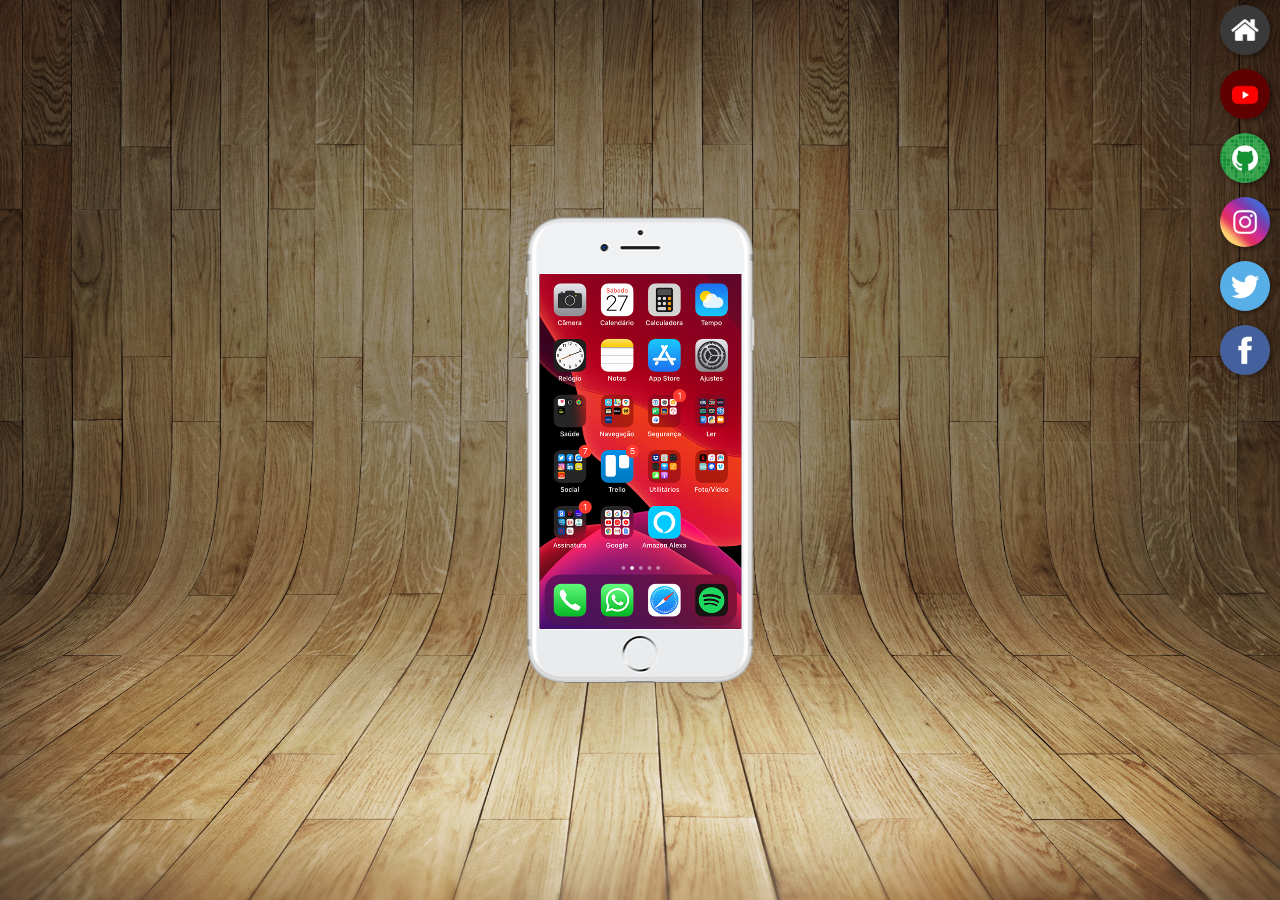
<file: index.html>
<!DOCTYPE html>
<html lang="pt-br">
<head>
    <meta charset="UTF-8">
    <meta name="viewport" content="width=device-width, initial-scale=1.0">
    <link rel="shortcut icon" href="favicon.ico" type="image/x-icon">
    <link rel="stylesheet" href="estilos/style.css">
    <title>Projeto Redes Sociais</title>
</head>
<body>
    <main>
        <section id="telefone">
            <iframe src="pages/home.html" name="tela" id="tela" frameborder="0">
                Seu navegador nãao é compatível com isso.
            </iframe>
        </section>

        <section id="redes-sociais">
            <a href="pages/home.html" target="tela"><img src="imagens/logo-home.jpg" alt="Home"></a><br>
            <a href="pages/youtube.html" target="tela"><img src="imagens/logo-youtube.jpg" alt="Youtube"></a><br>
            <a href="pages/github.html" target="tela"><img src="imagens/logo-github.jpg" alt="GitHub"></a><br>
            <a href="pages/instagram.html" target="tela"><img src="imagens/logo-instagram.jpg" alt="Instagram"></a><br>
            <a href="pages/twitter.html" target="tela"><img src="imagens/logo-twitter.jpg" alt="Twitter"></a><br>
            <a href="pages/facebook.html" target="tela"><img src="imagens/logo-facebook.jpg" alt="Facebook"></a><br>
        </section>
    </main>
</body>
</html>
</file>
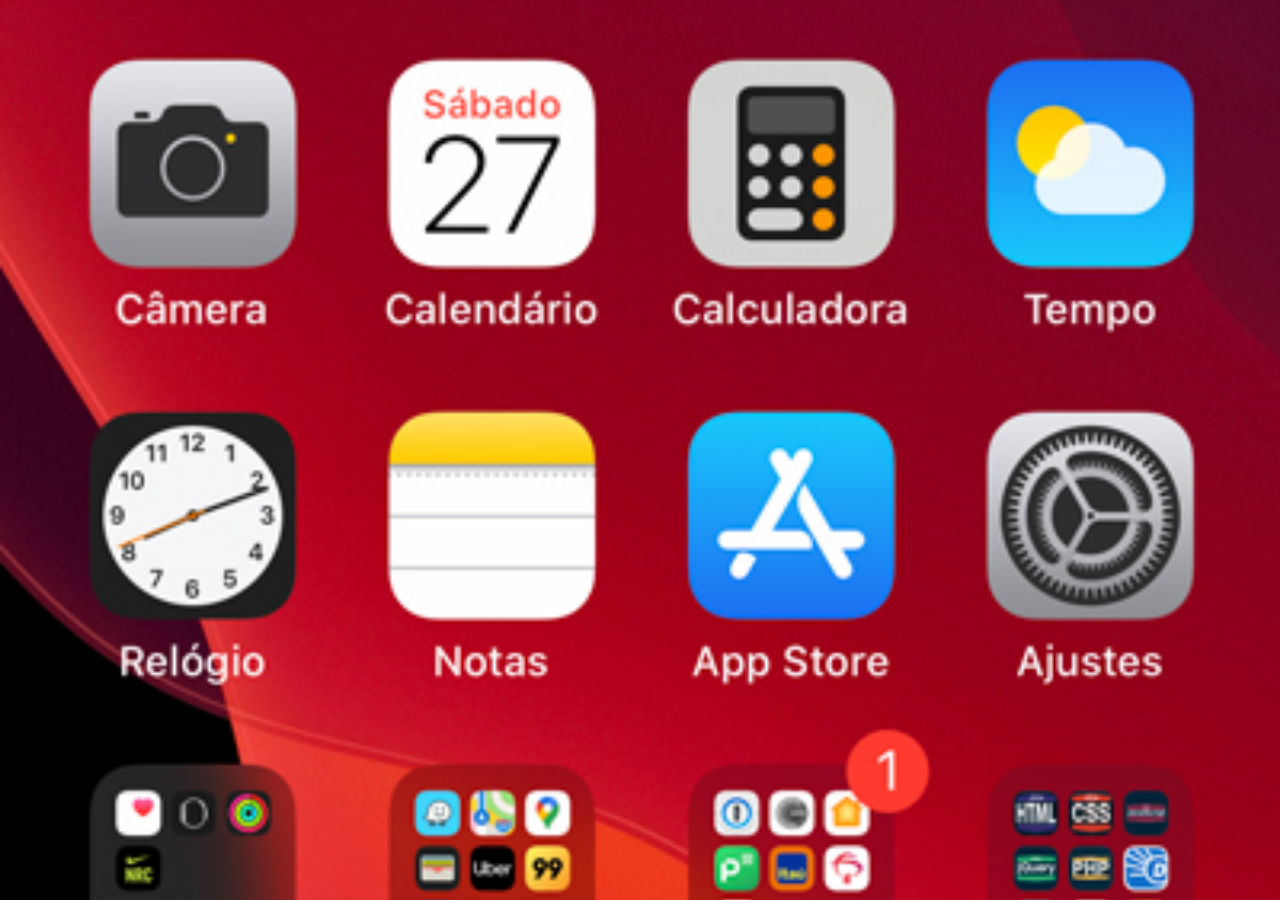
<file: home.html>
<!DOCTYPE html>
<html lang="pt-br">
<head>
    <meta charset="UTF-8">
    <meta name="viewport" content="width=device-width, initial-scale=1.0">
    <title>Home</title>
    <style>
        * {
            margin: 0px;
            padding: 0px;
        }

        body {
            width: 100vw;
            height: 100vh;
            background: black url('imagens/tela-home.jpg') no-repeat top center;
            background-size: cover;
        }
    </style>
</head>
<body>
    
</body>
</html>
</file>
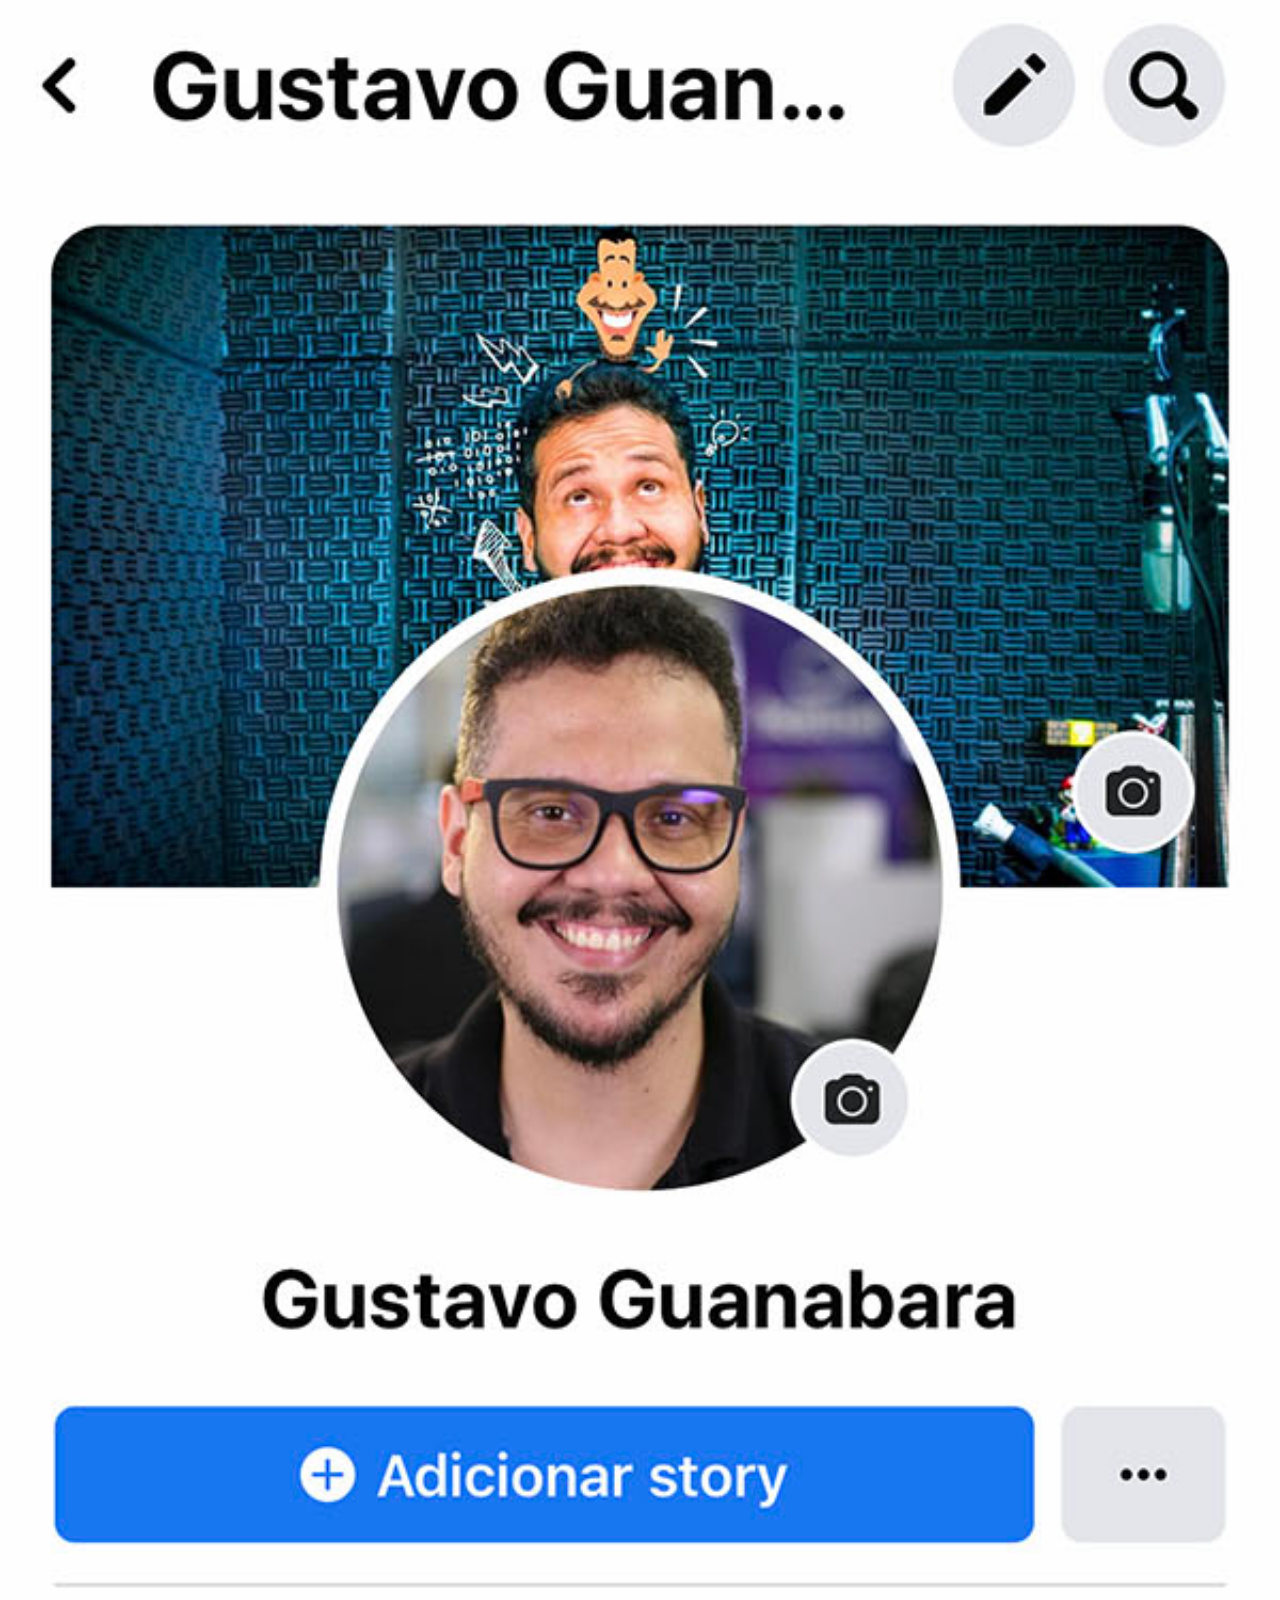
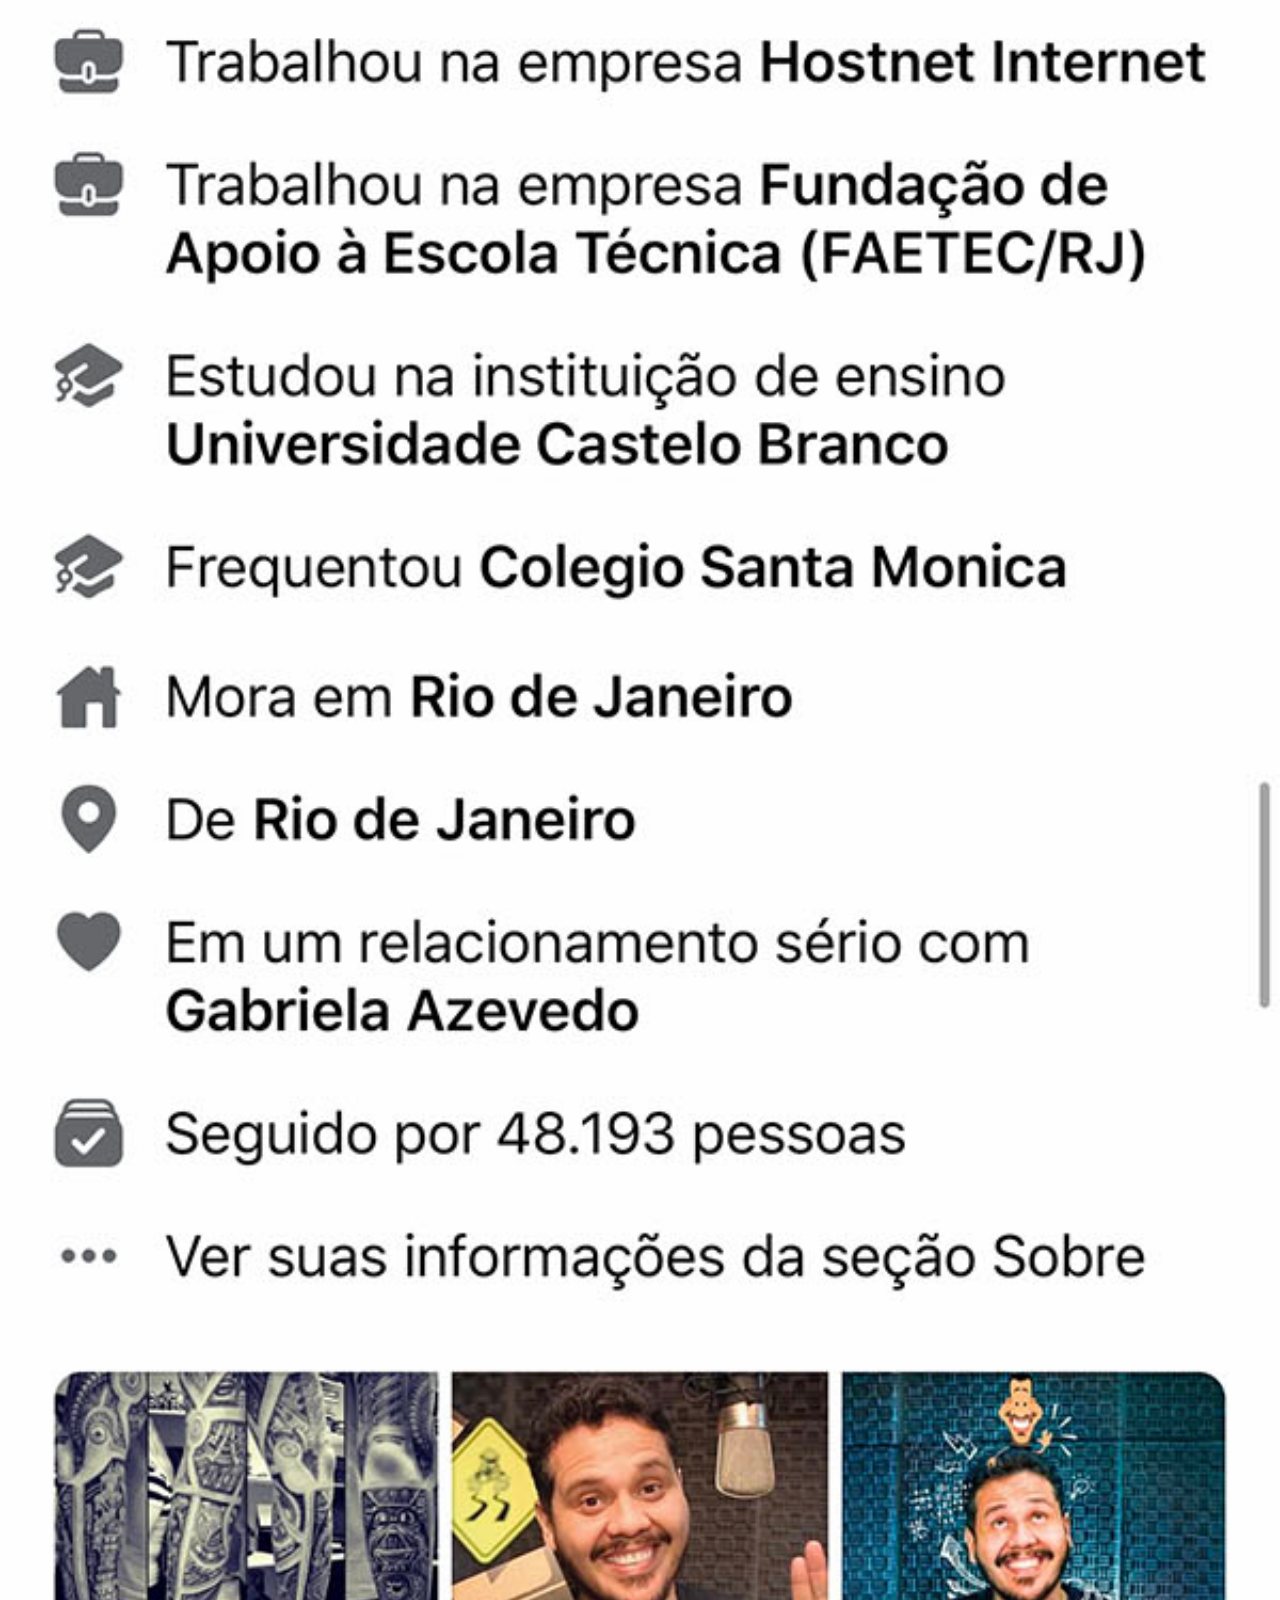
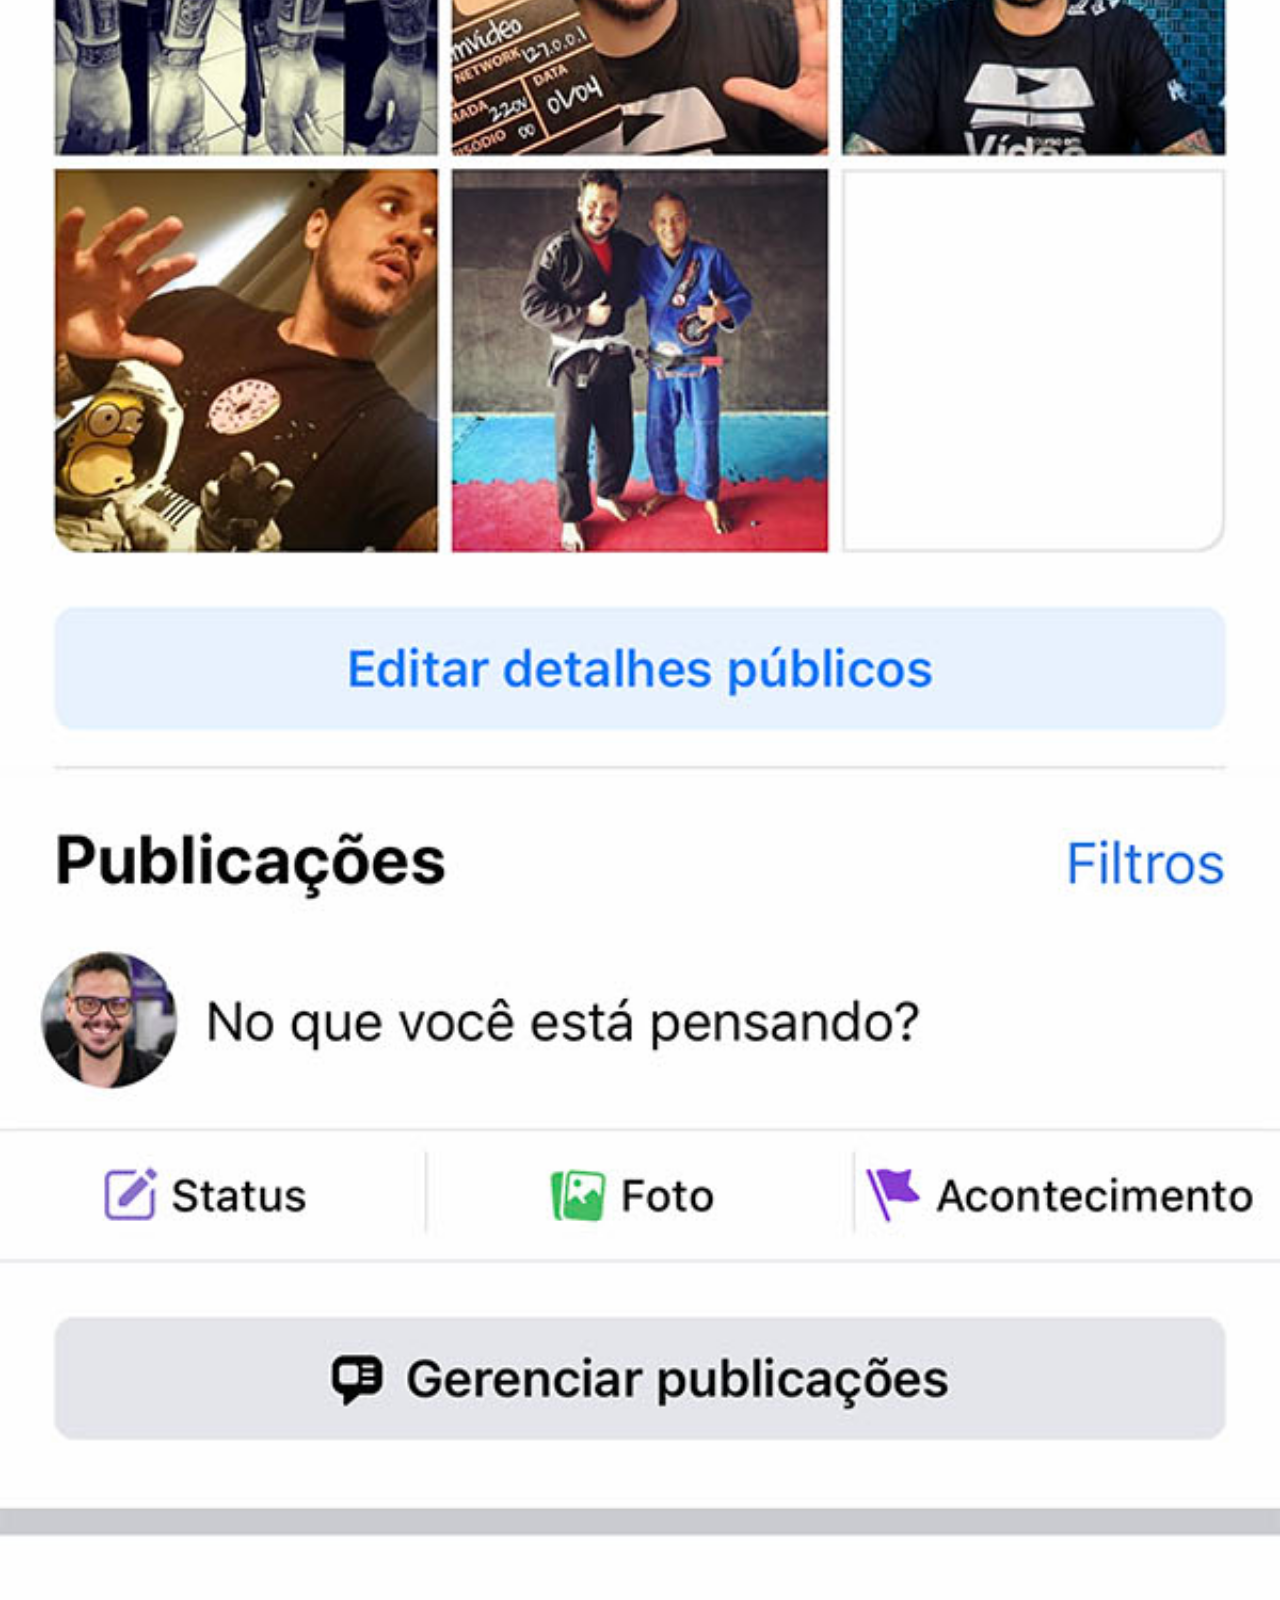
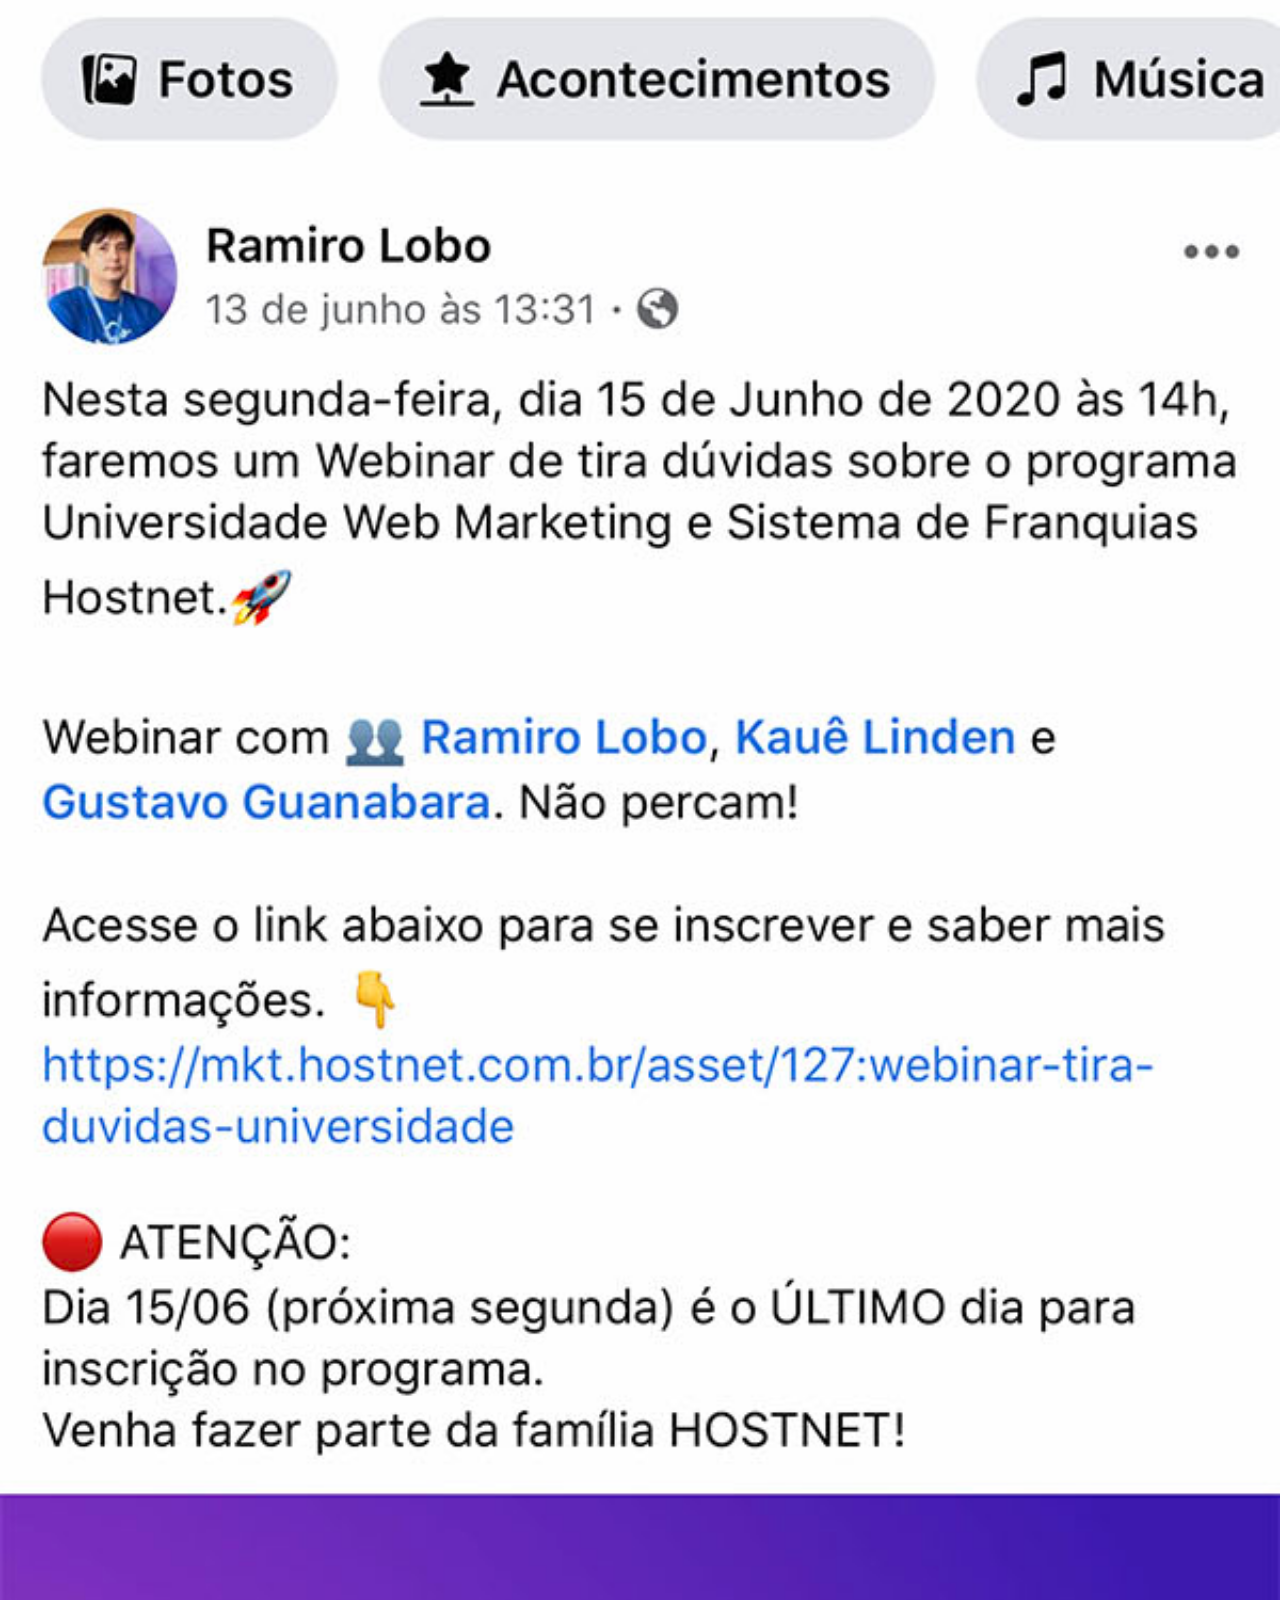
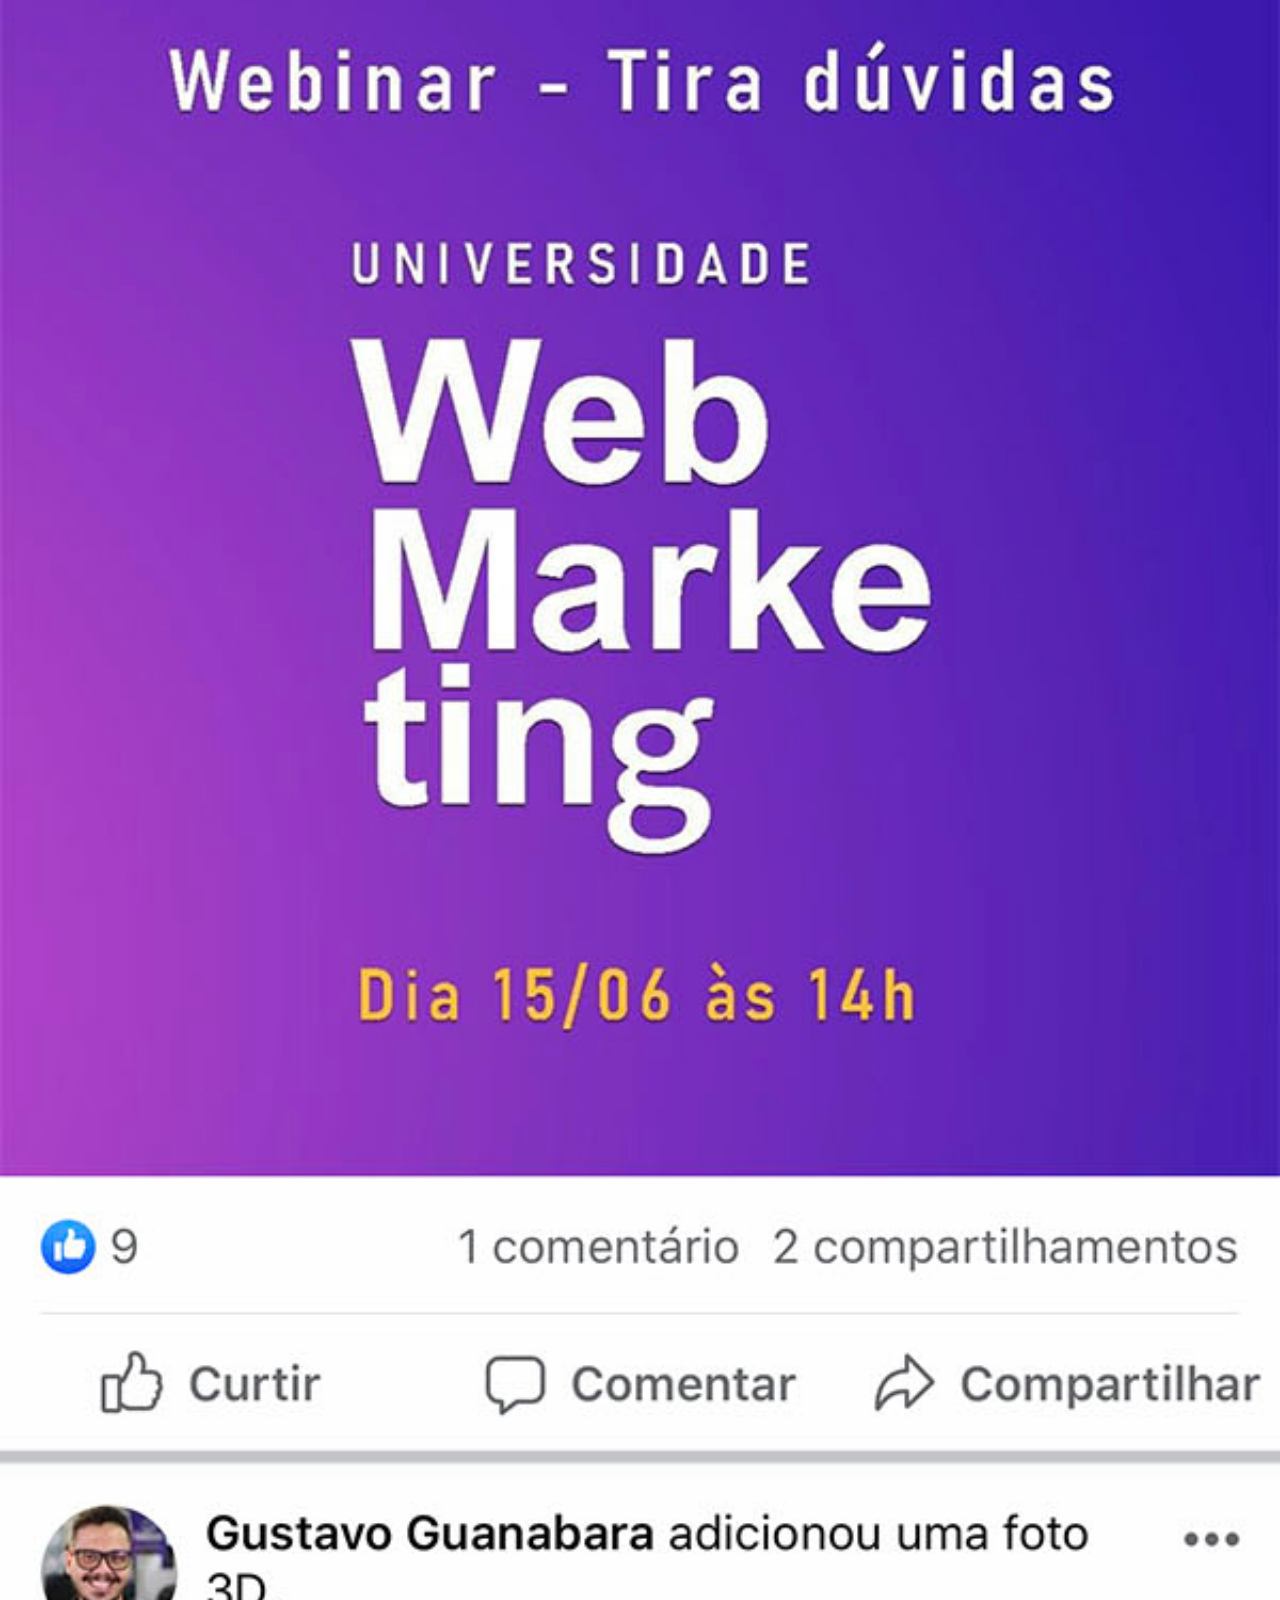
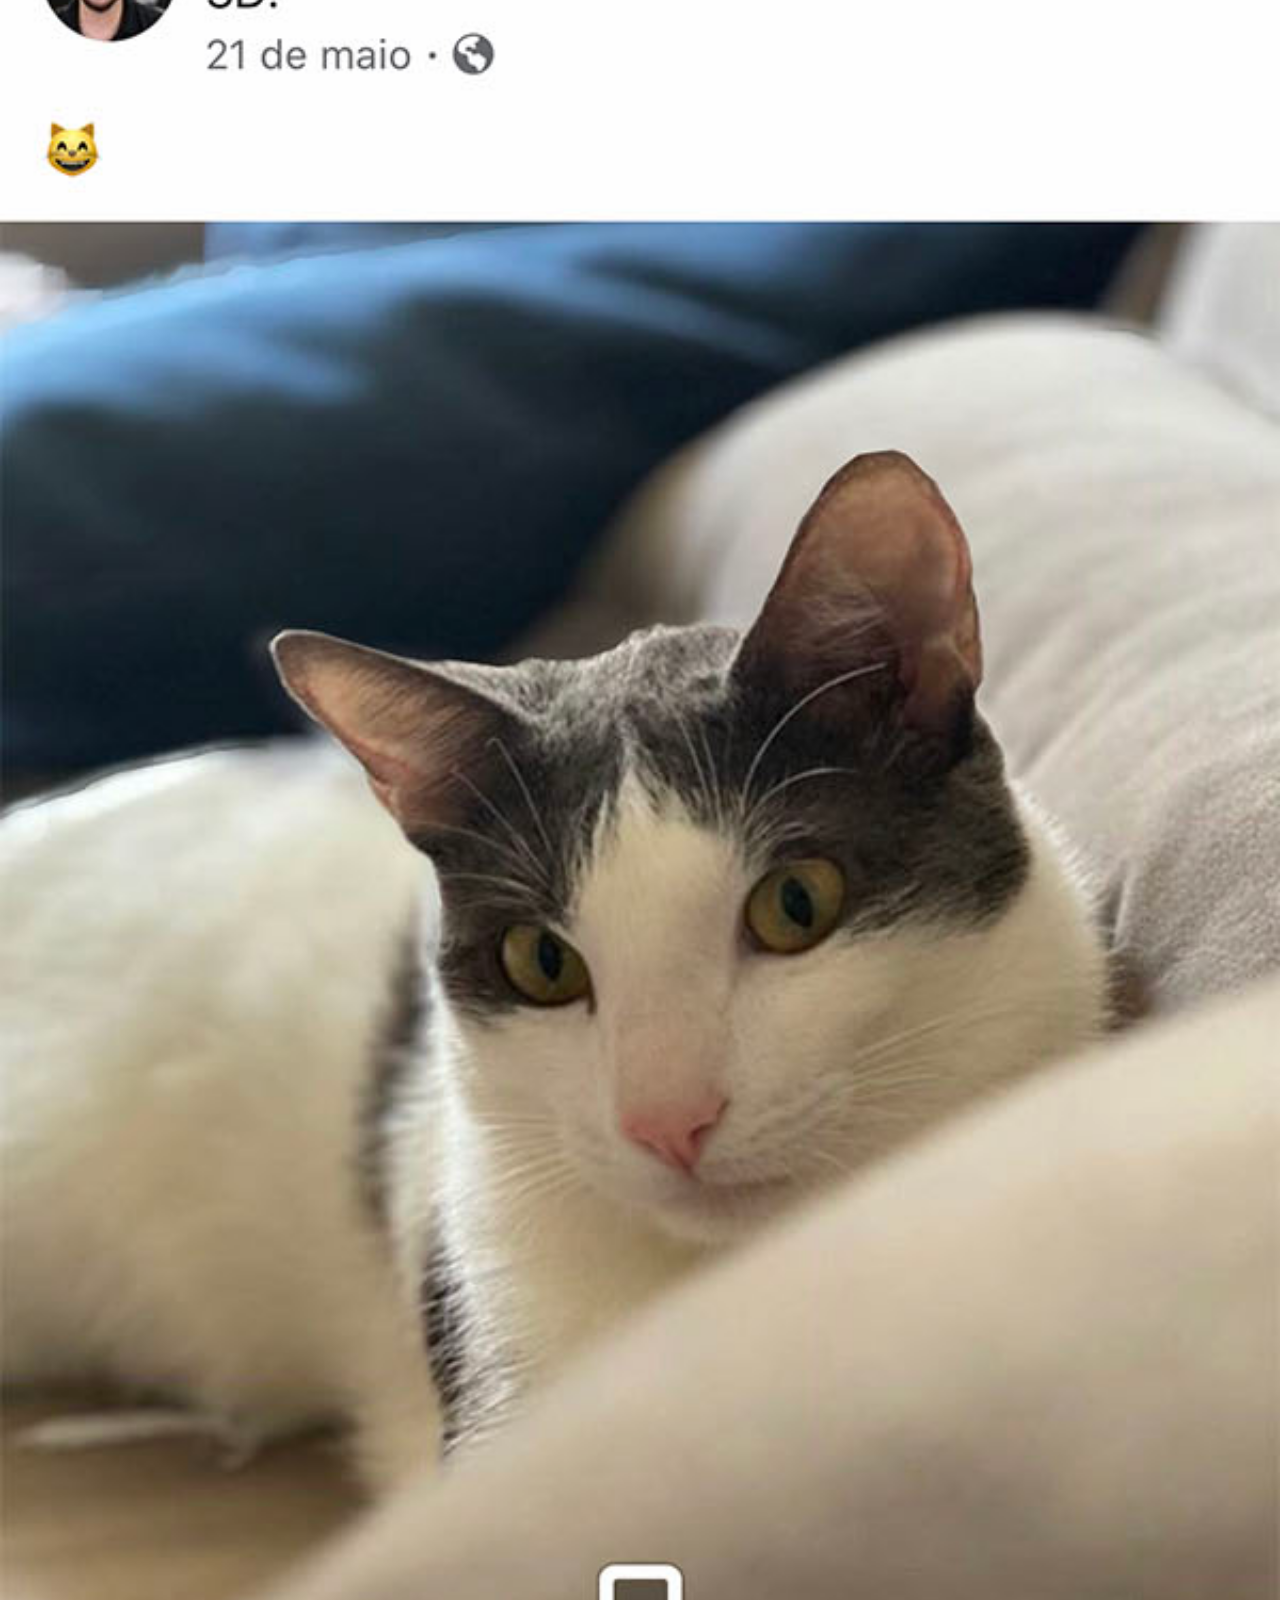
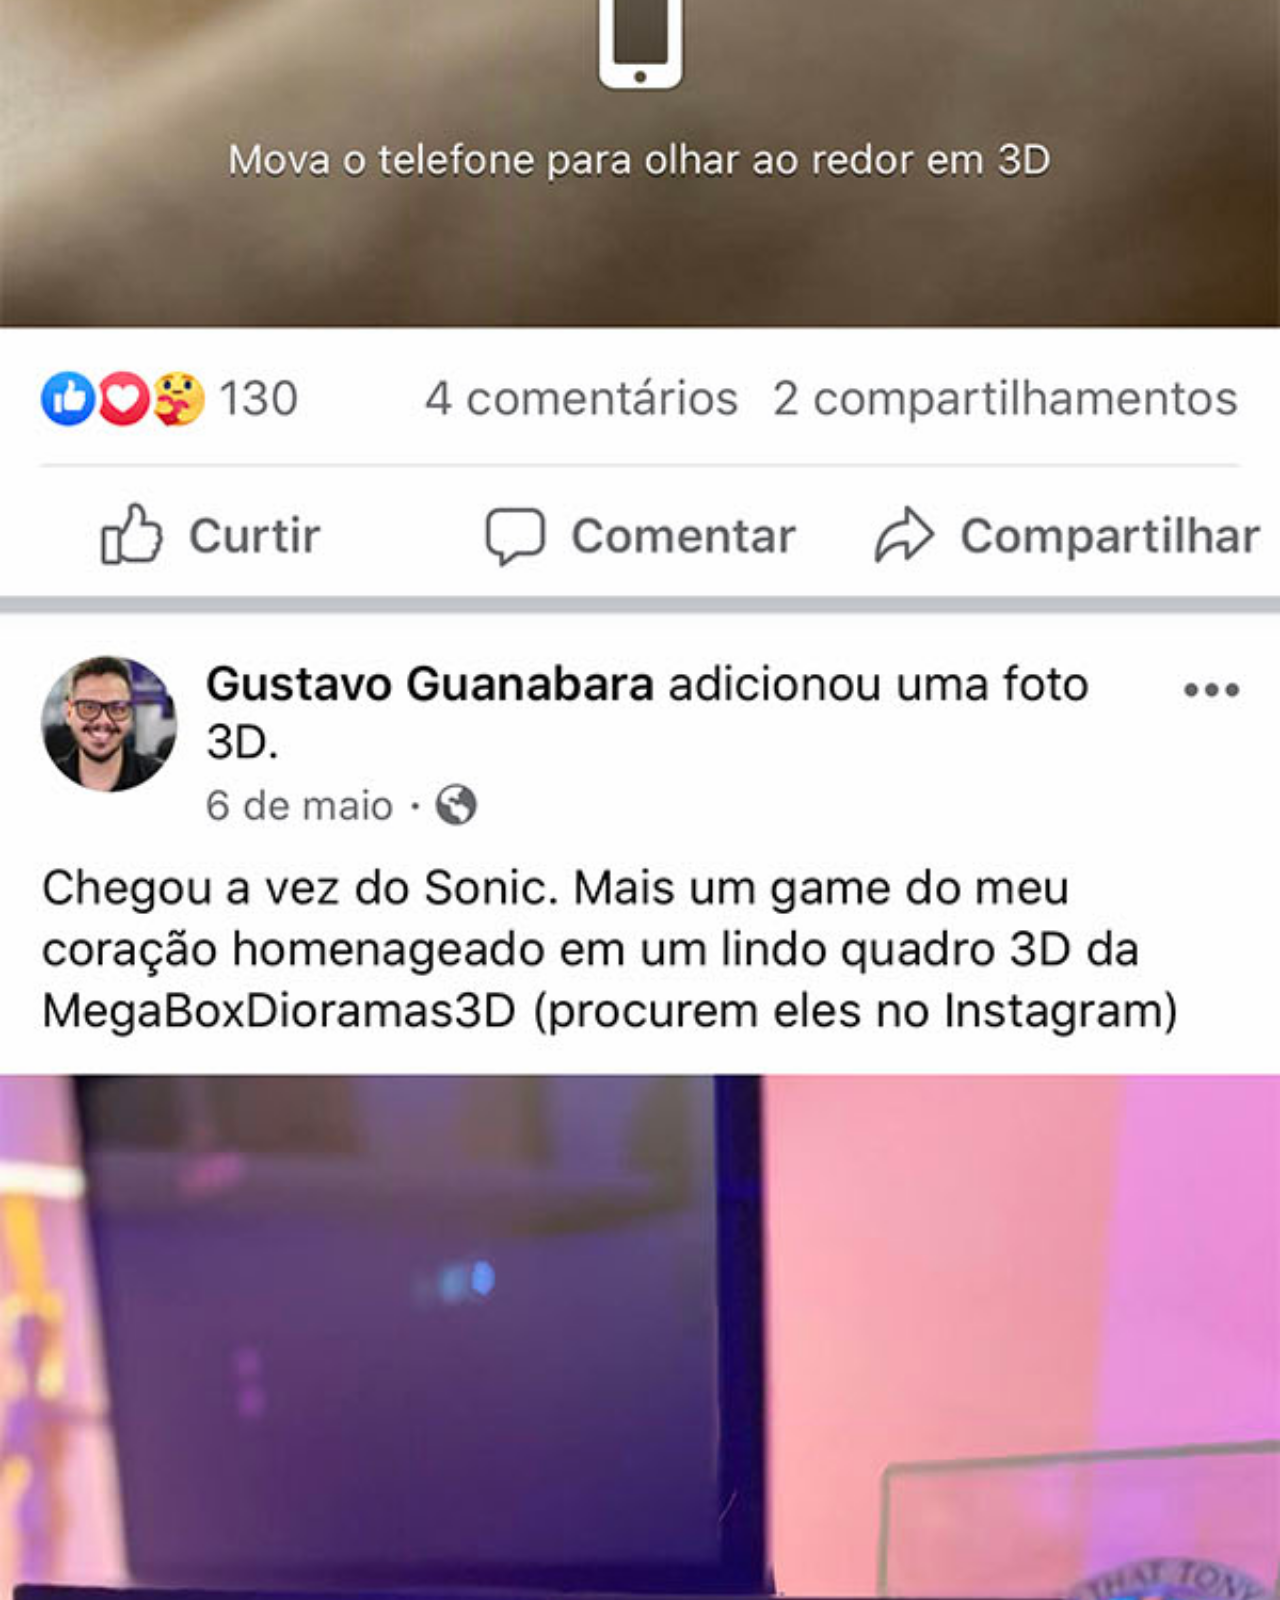
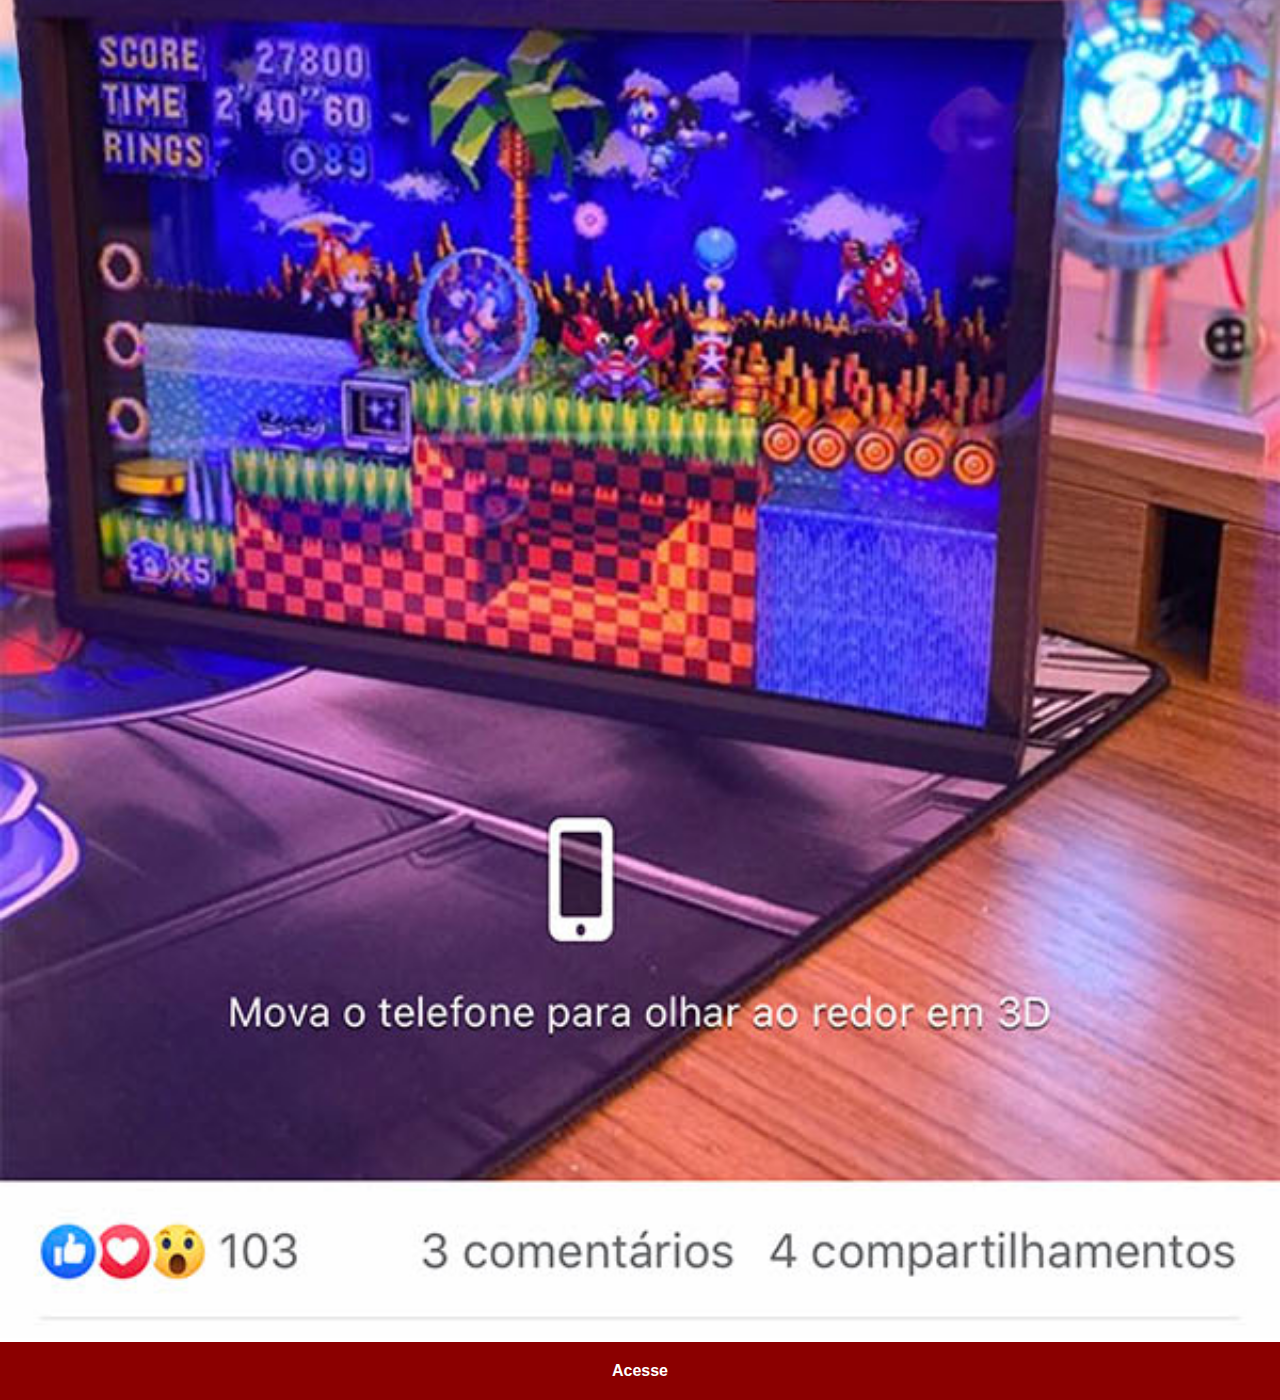
<file: pages/facebook.html>
<!DOCTYPE html>
<html lang="pt-br">
<head>
    <meta charset="UTF-8">
    <meta name="viewport" content="width=device-width, initial-scale=1.0">
    <link rel="stylesheet" href="../estilos/social.css">
    <title>Facebook</title>
    <style>
        
    </style>
</head>
<body>
    <img src="../imagens/tela-facebook.jpg" alt="Facebook">
    <a href="https://www.facebook.com/gustavoguanabara/" target="_blank">Acesse</a>
</body>
</html>
</file>
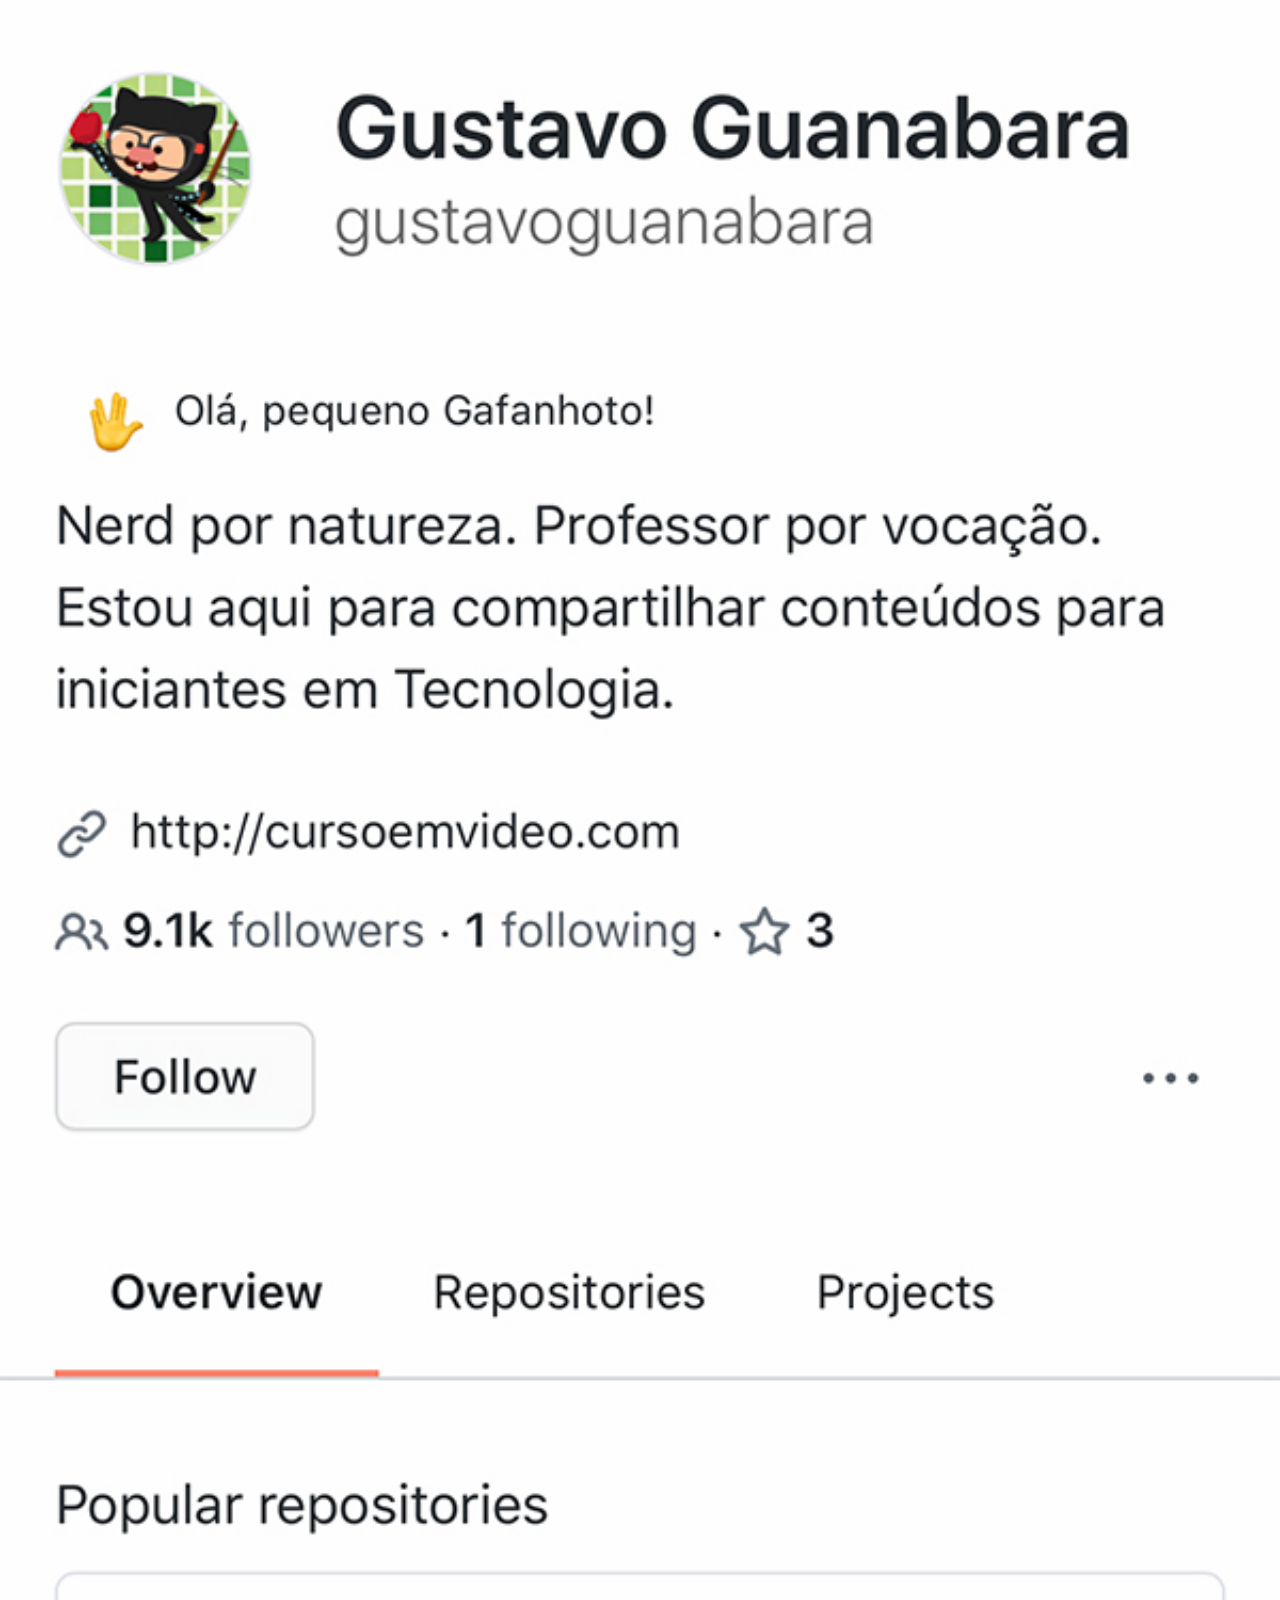
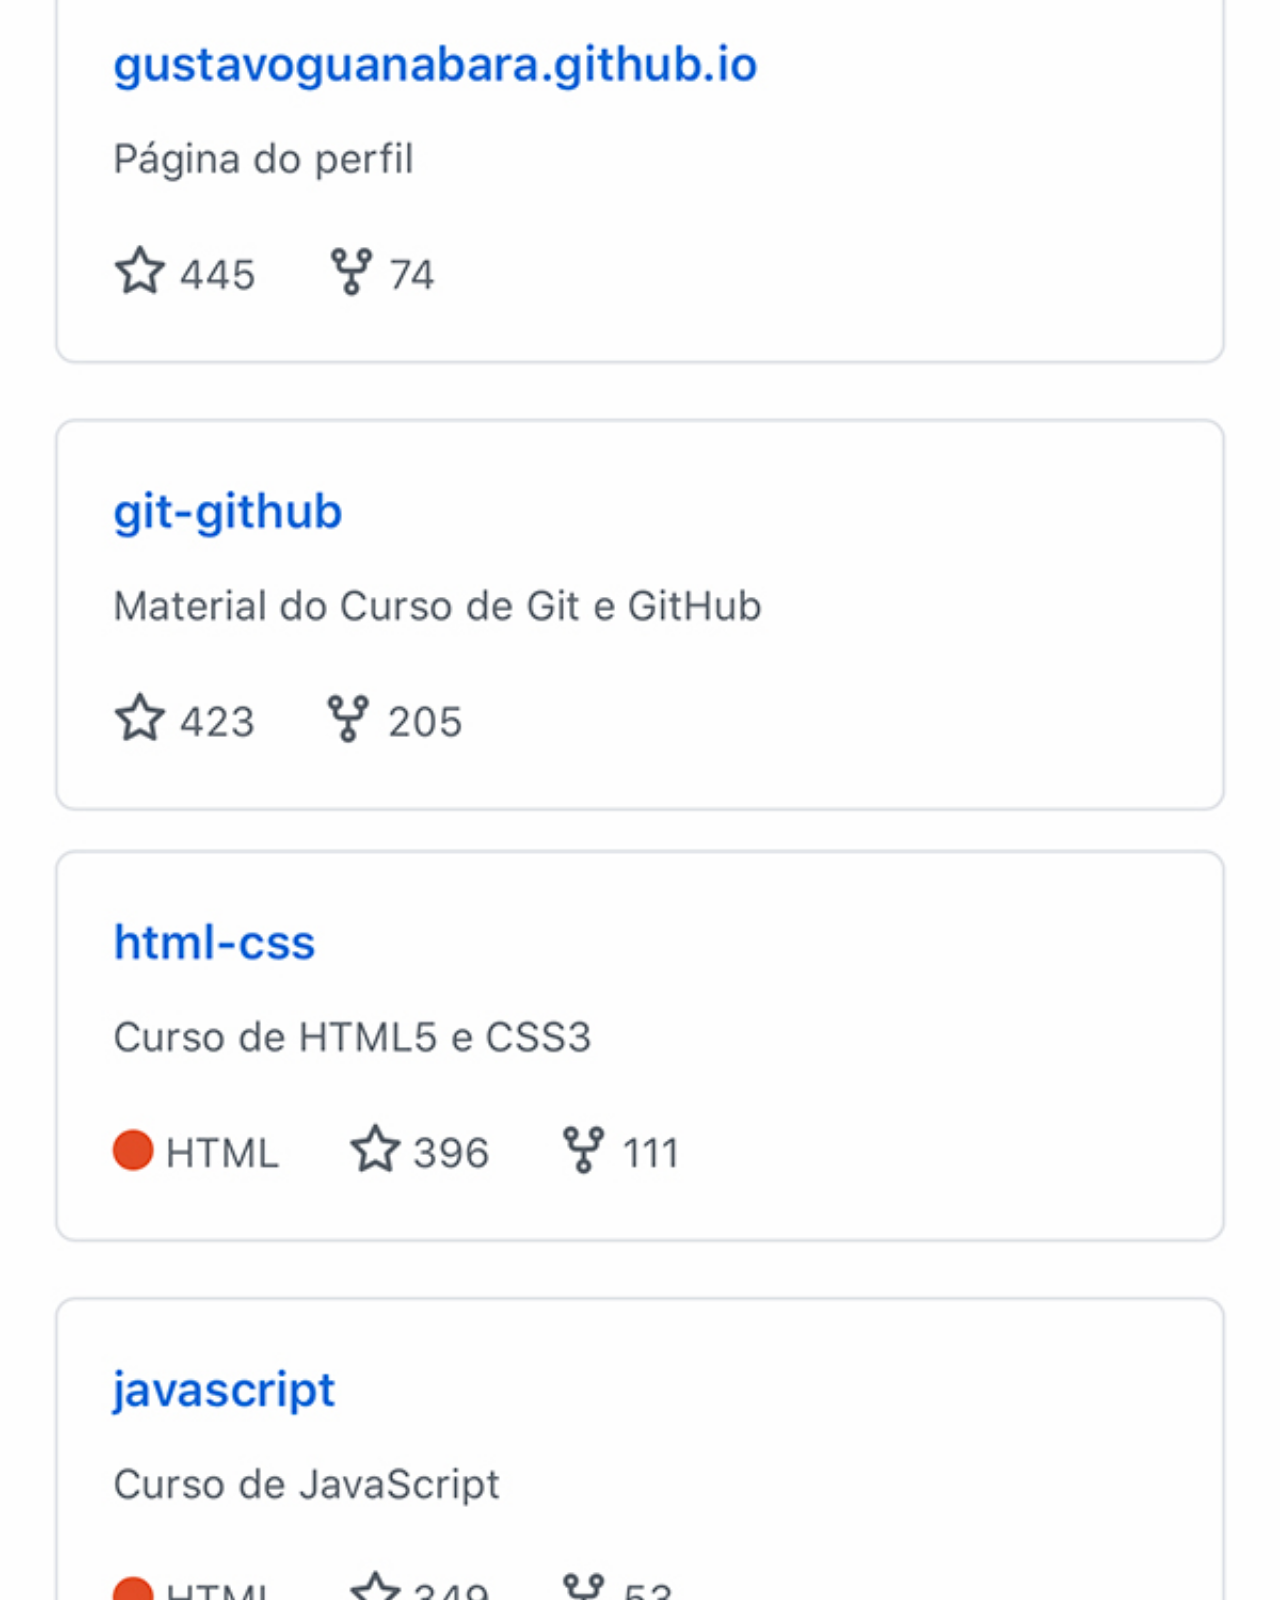
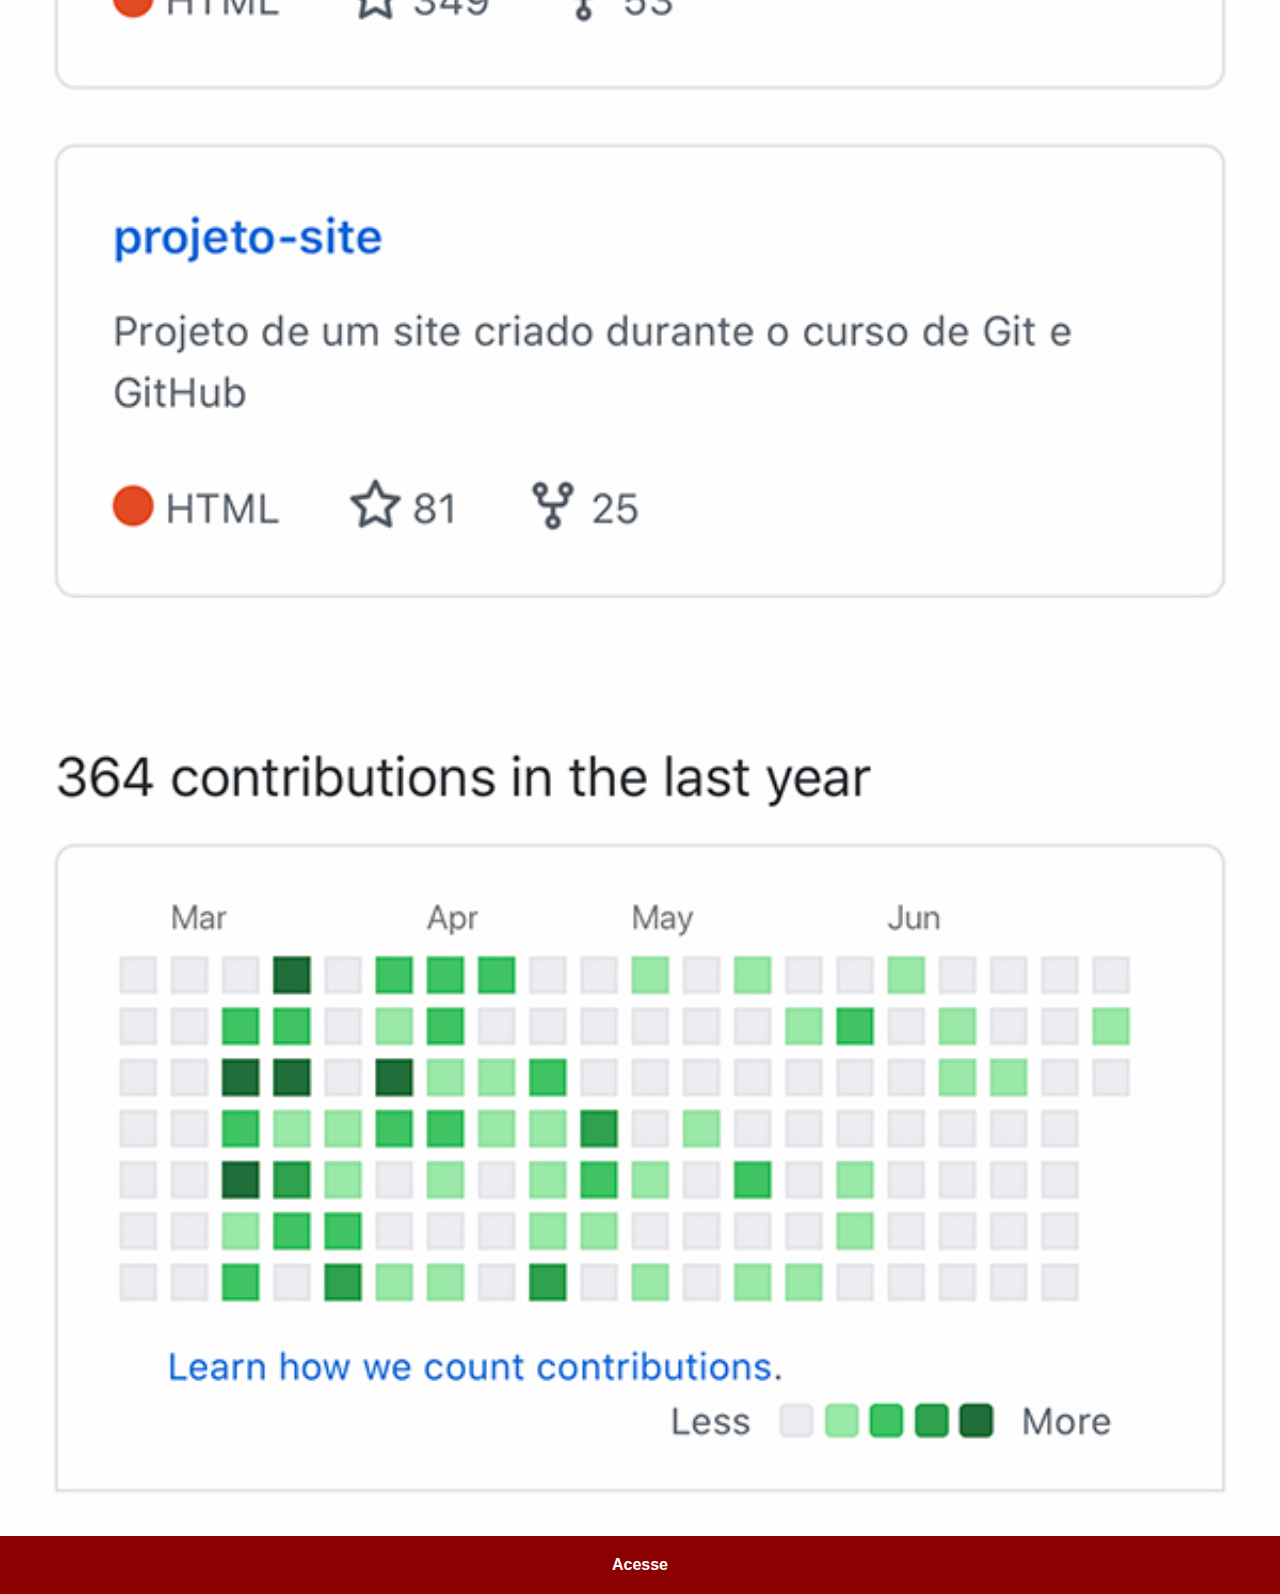
<file: pages/github.html>
<!DOCTYPE html>
<html lang="pt-br">
<head>
    <meta charset="UTF-8">
    <meta name="viewport" content="width=device-width, initial-scale=1.0">
    <link rel="stylesheet" href="../estilos/social.css">
    <title>GitHub</title>
    <style>
        
    </style>
</head>
<body>
    <img src="../imagens/tela-github.jpg" alt="GitHub">
    <a href="https://github.com/gustavoguanabara" target="_blank">Acesse</a>
</body>
</html>
</file>
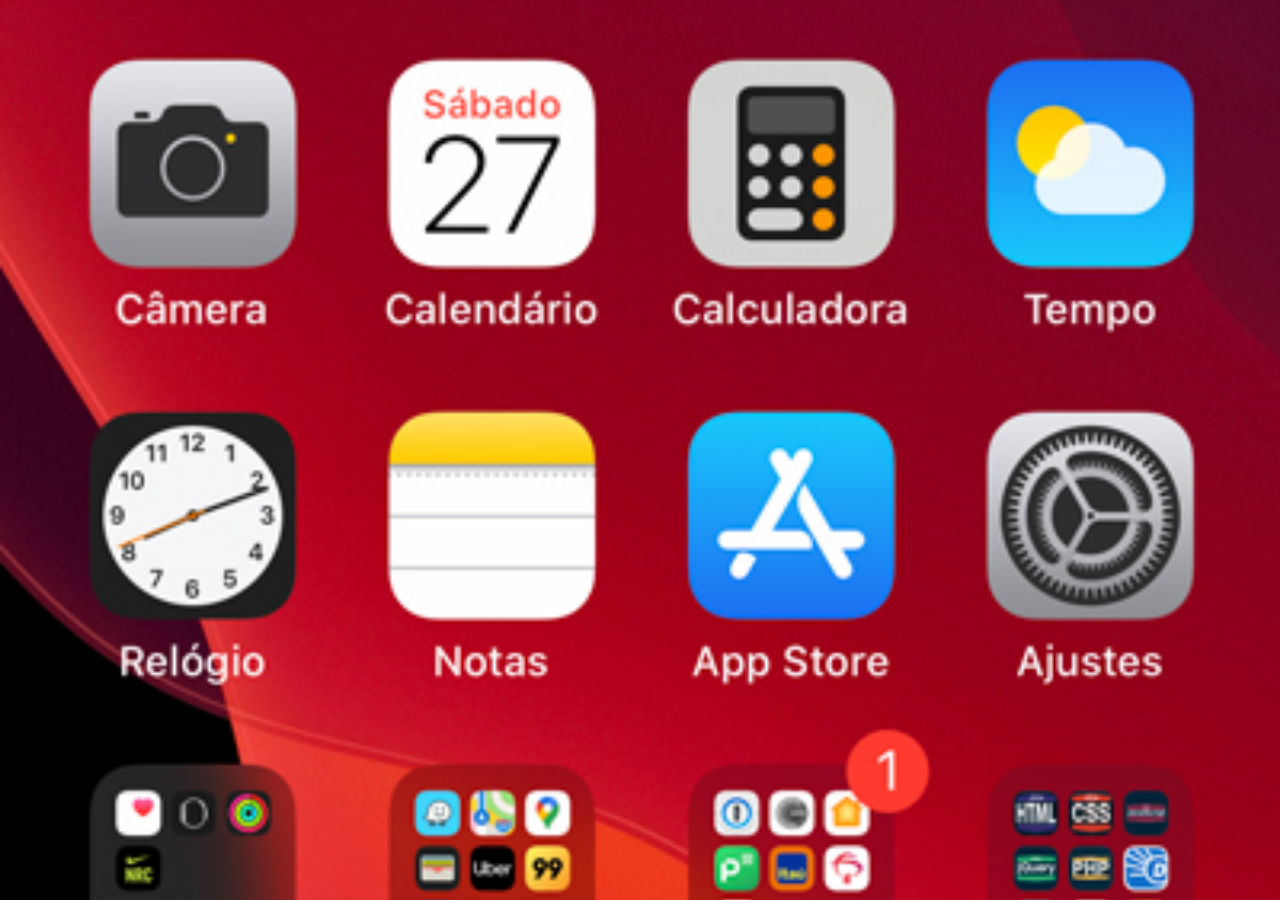
<file: pages/home.html>
<!DOCTYPE html>
<html lang="pt-br">
<head>
    <meta charset="UTF-8">
    <meta name="viewport" content="width=device-width, initial-scale=1.0">
    <title>Home</title>
    <style>
        * {
            margin: 0px;
            padding: 0px;
        }

        body {
            width: 100vw;
            height: 100vh;
            background: black url('../imagens/tela-home.jpg') no-repeat top center;
            background-size: cover;
        }
    </style>
</head>
<body>
    
</body>
</html>
</file>
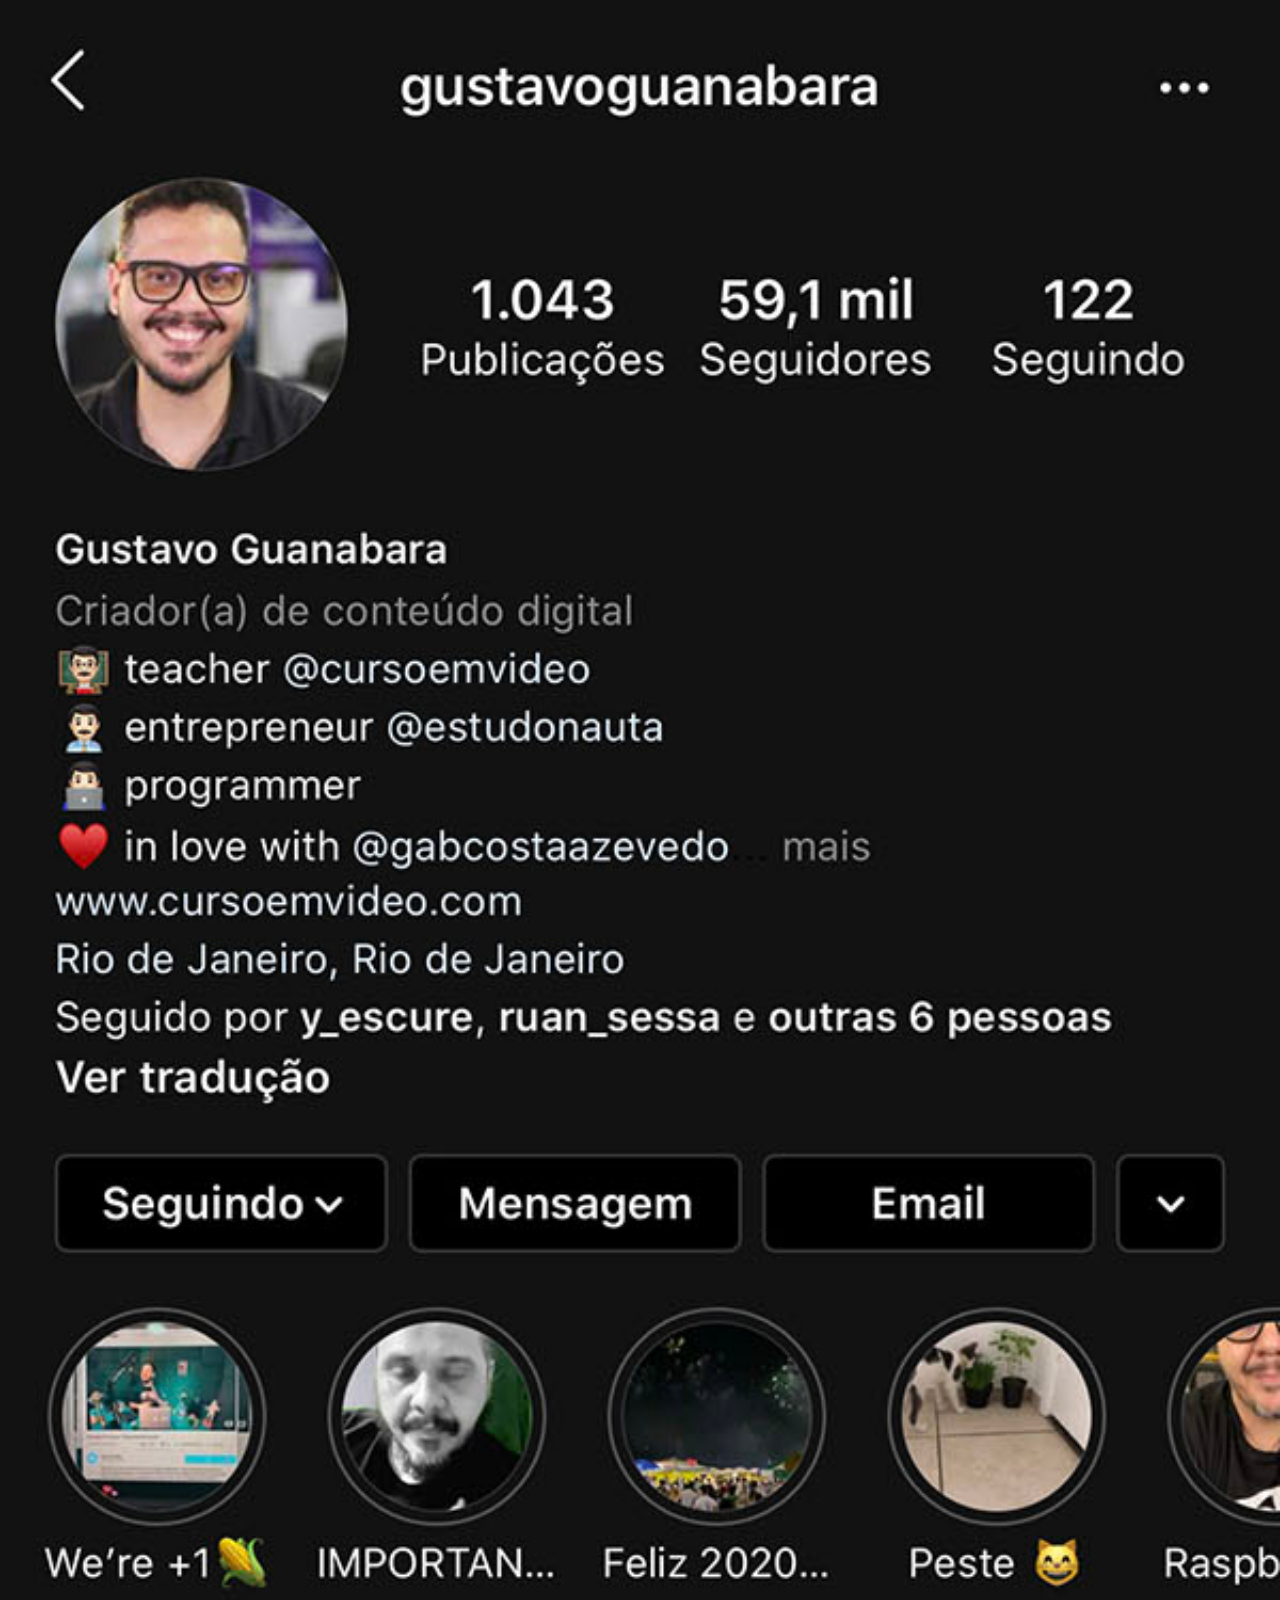
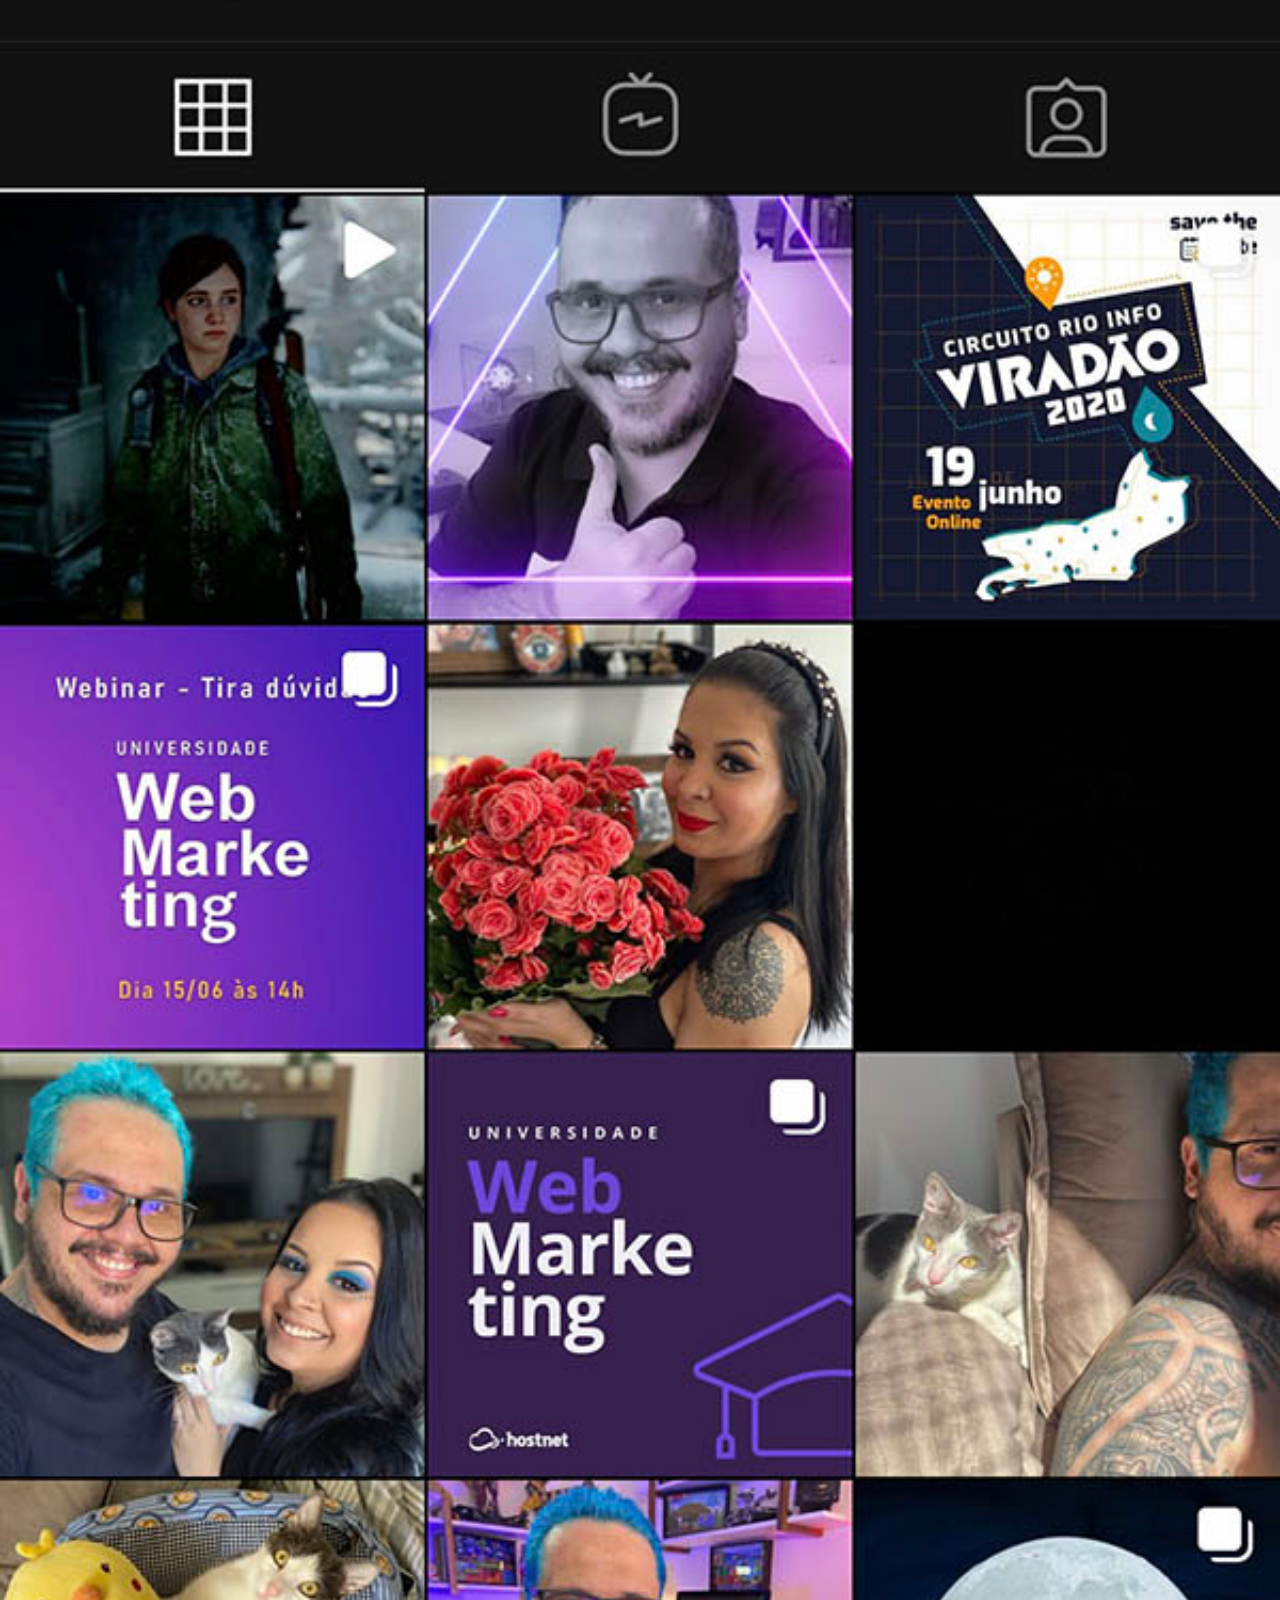
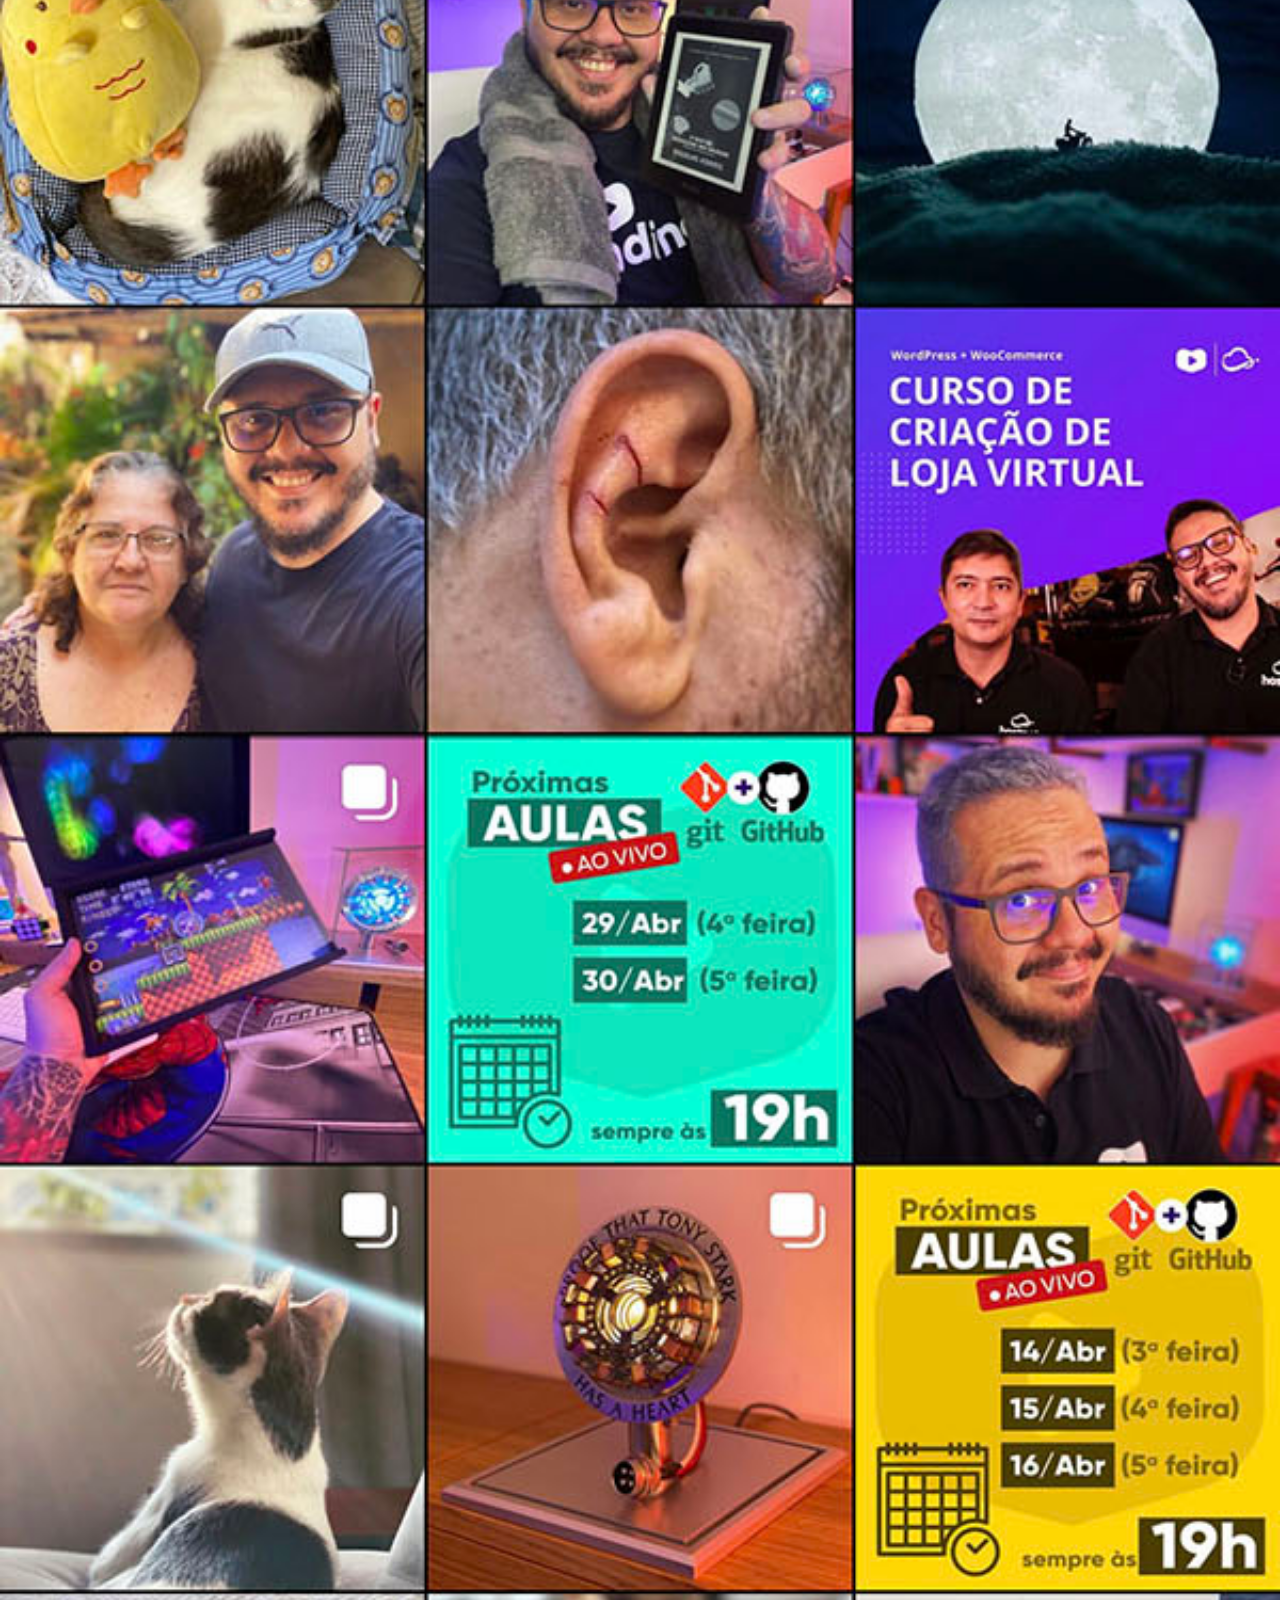
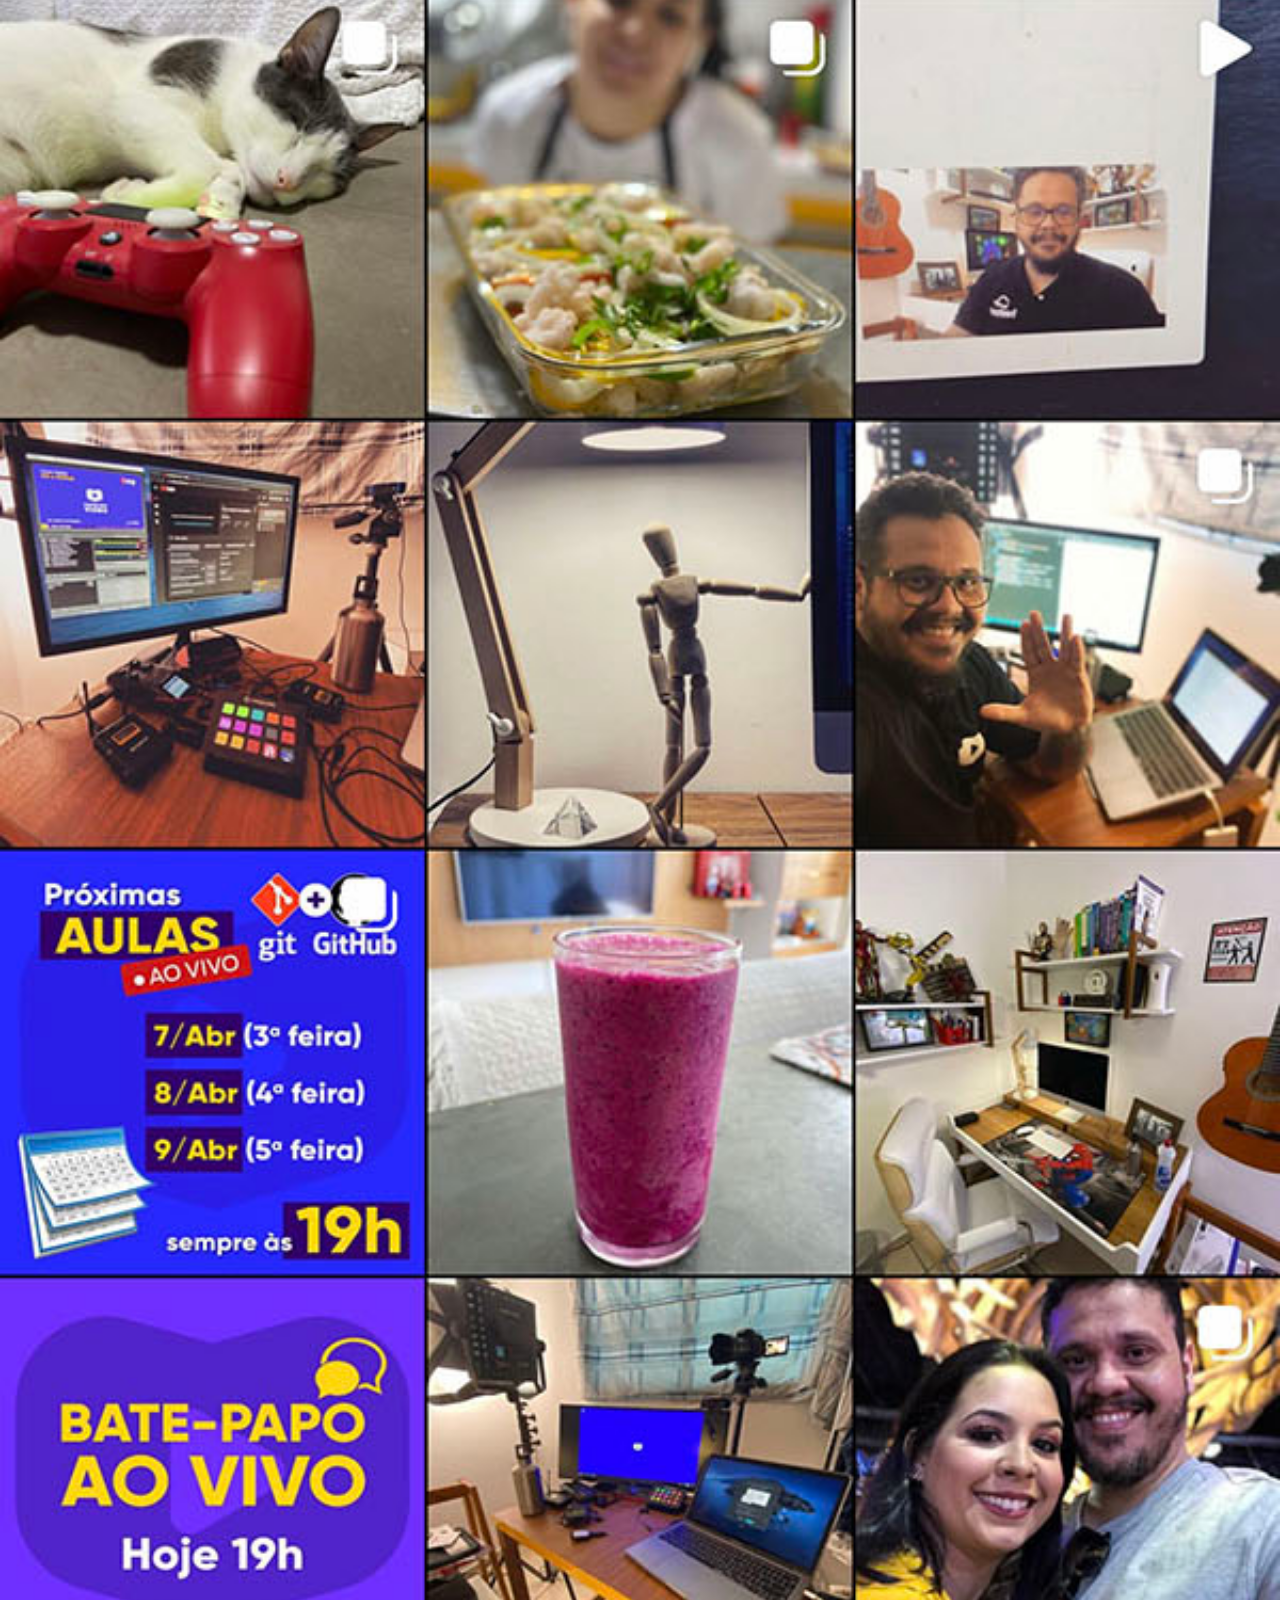
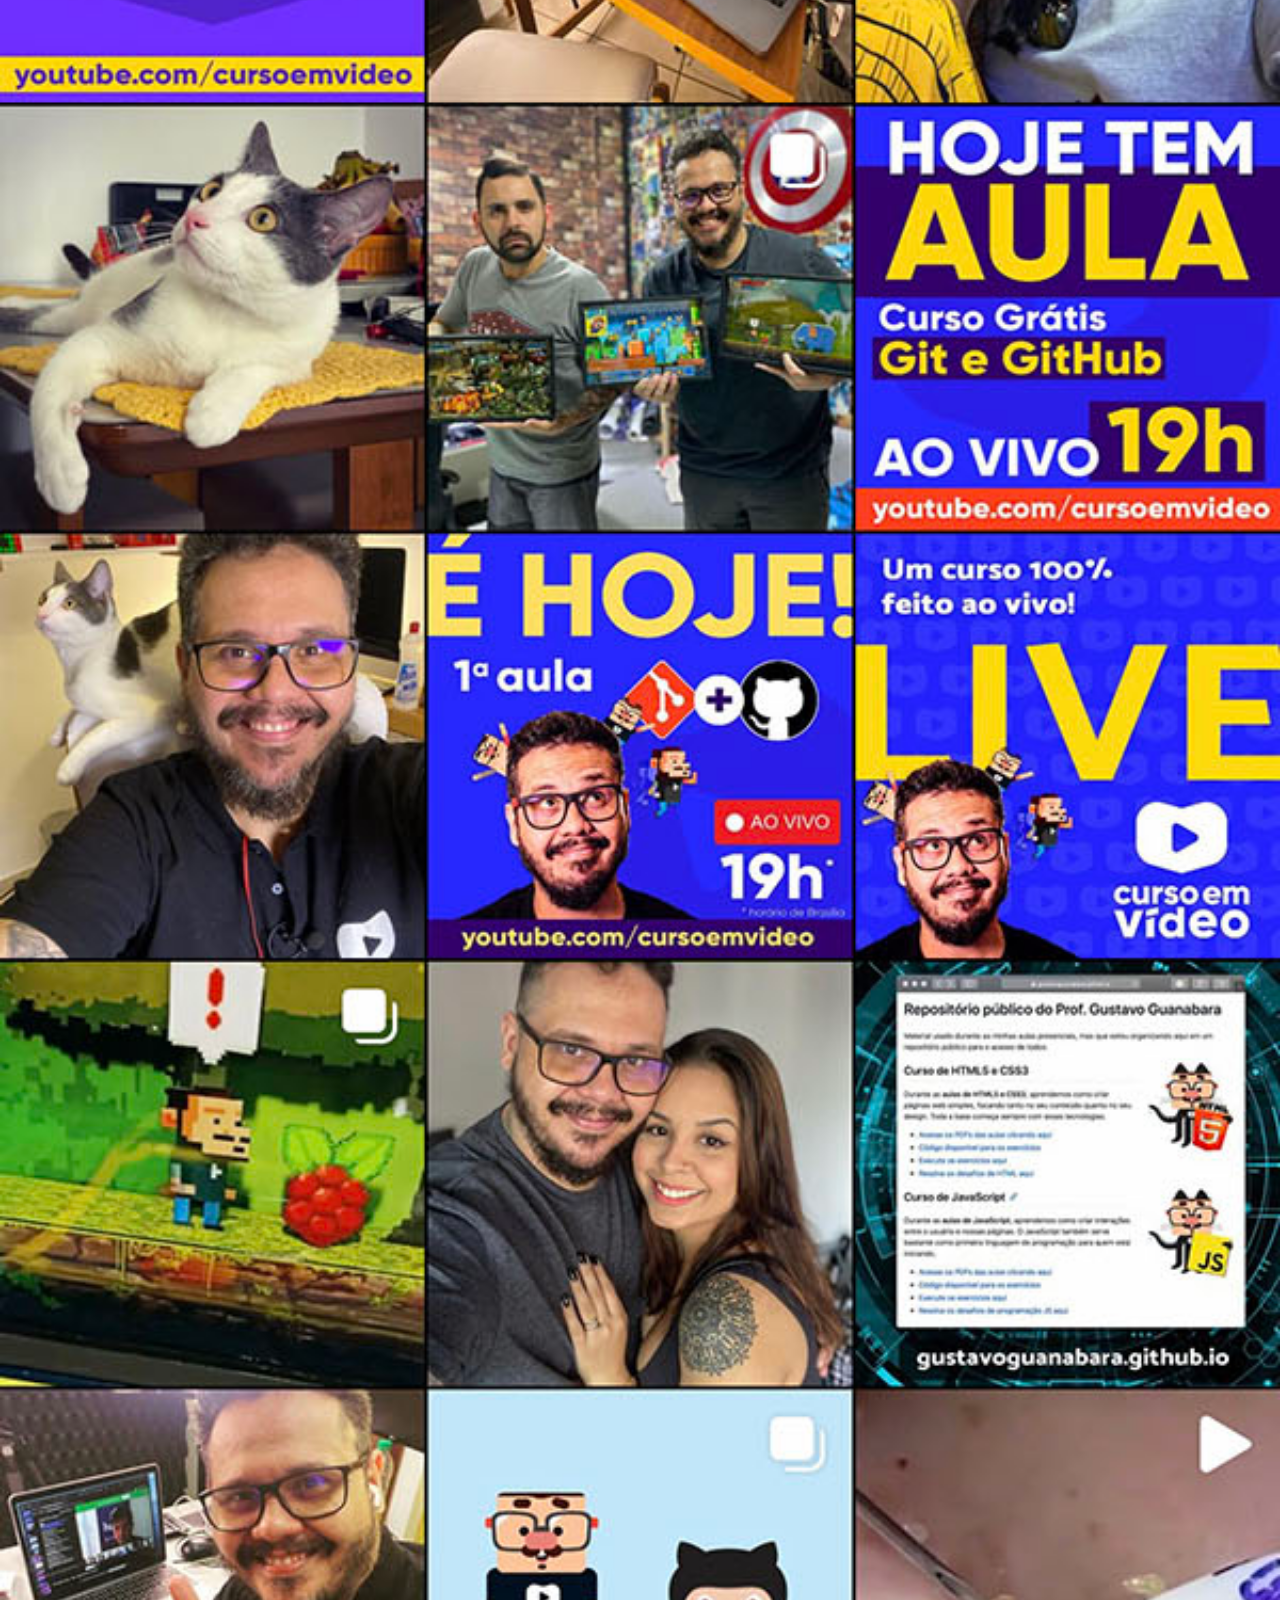
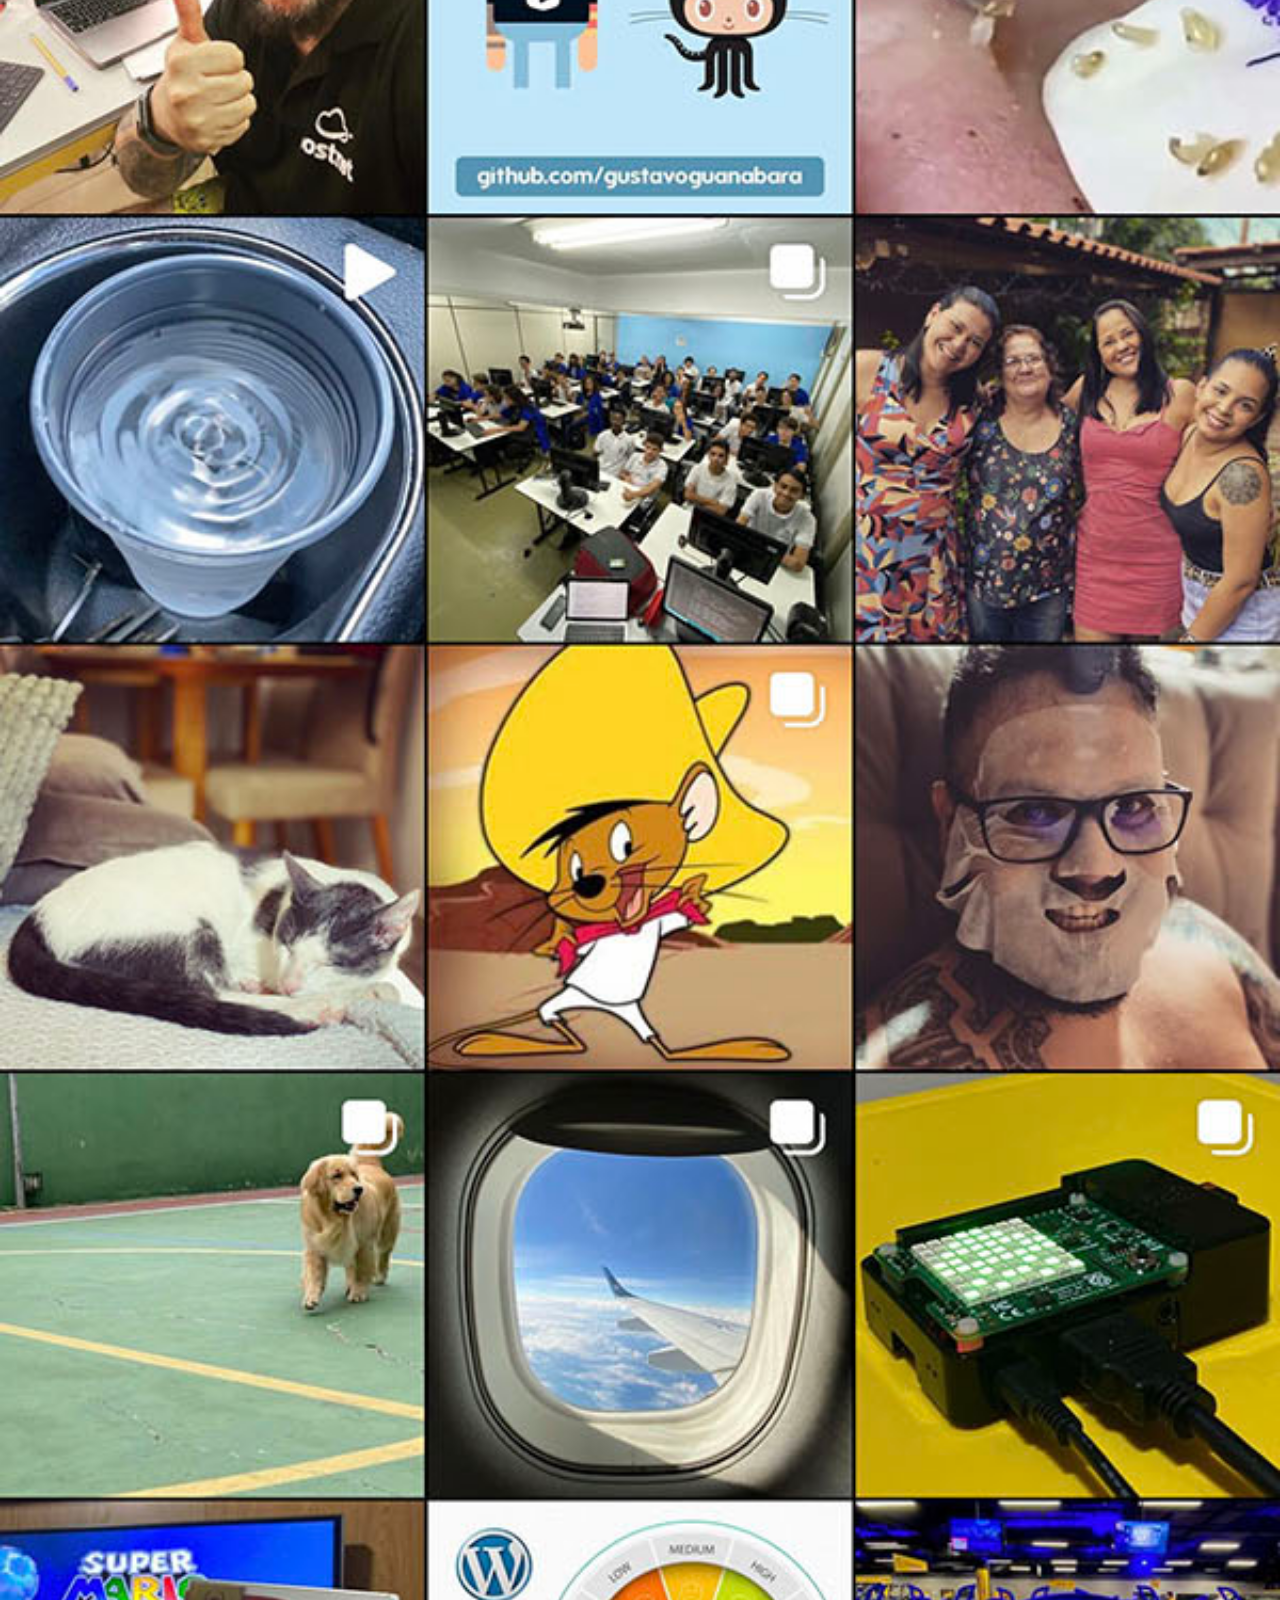
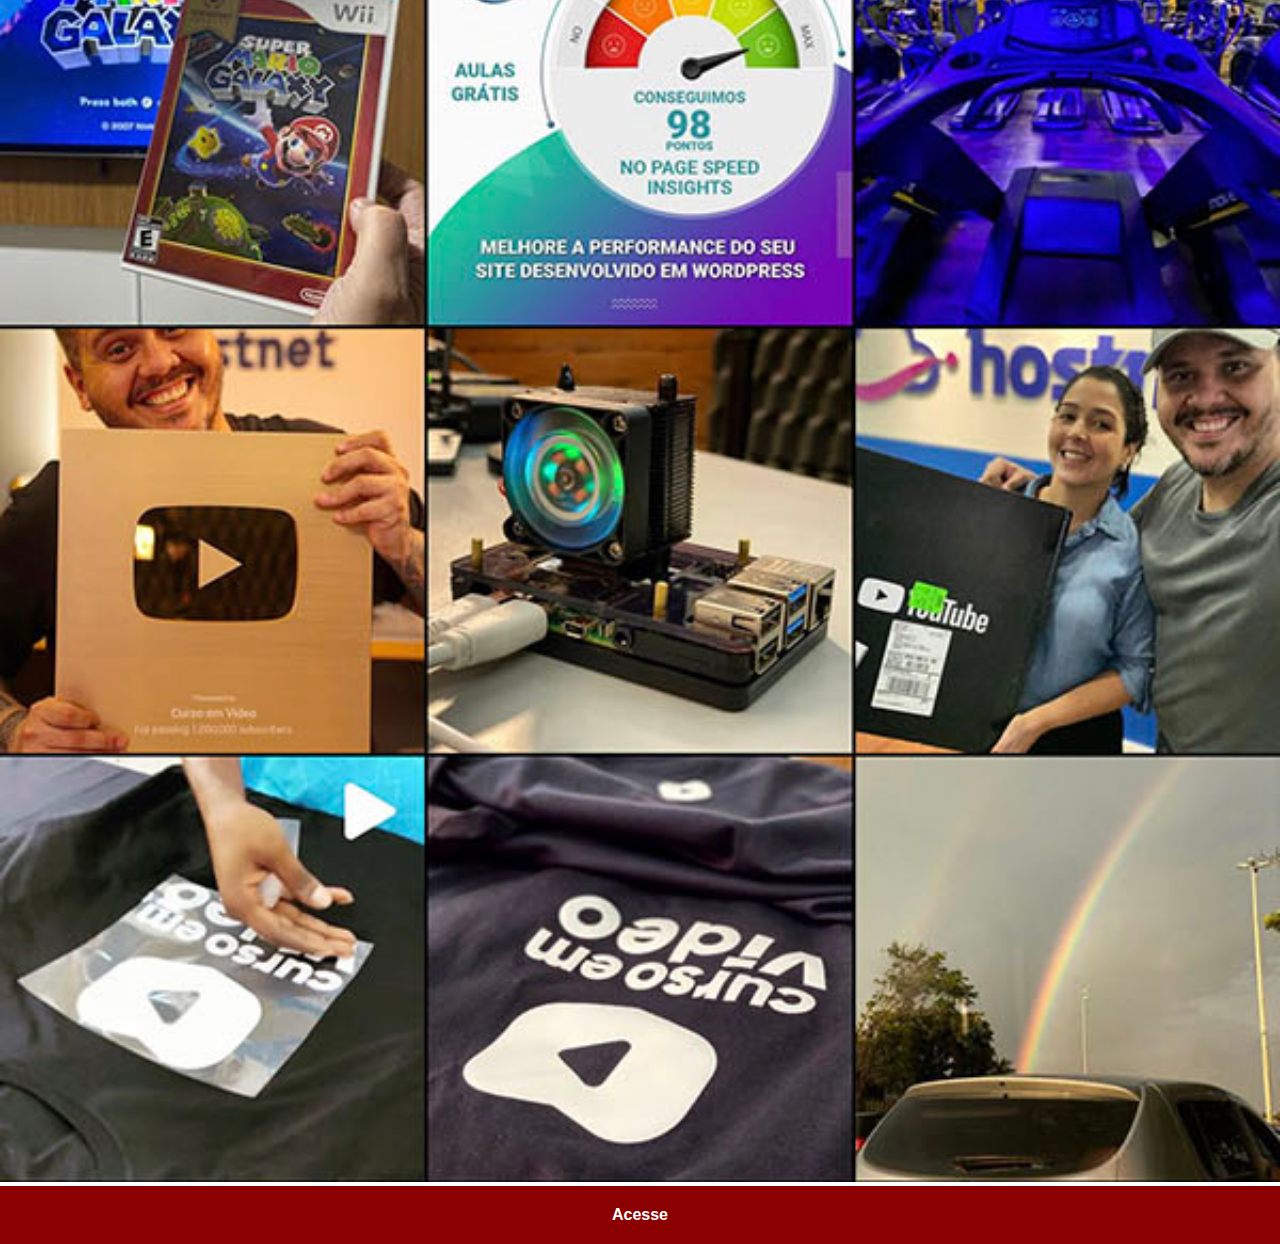
<file: pages/instagram.html>
<!DOCTYPE html>
<html lang="pt-br">
<head>
    <meta charset="UTF-8">
    <meta name="viewport" content="width=device-width, initial-scale=1.0">
    <link rel="stylesheet" href="../estilos/social.css">
    <title>Instagram</title>
    <style>
        
    </style>
</head>
<body>
    <img src="../imagens/tela-instagram.jpg" alt="Instagram">
    <a href="https://www.instagram.com/gustavoguanabara/?hl=pt-br" target="_blank">Acesse</a>
</body>
</html>
</file>
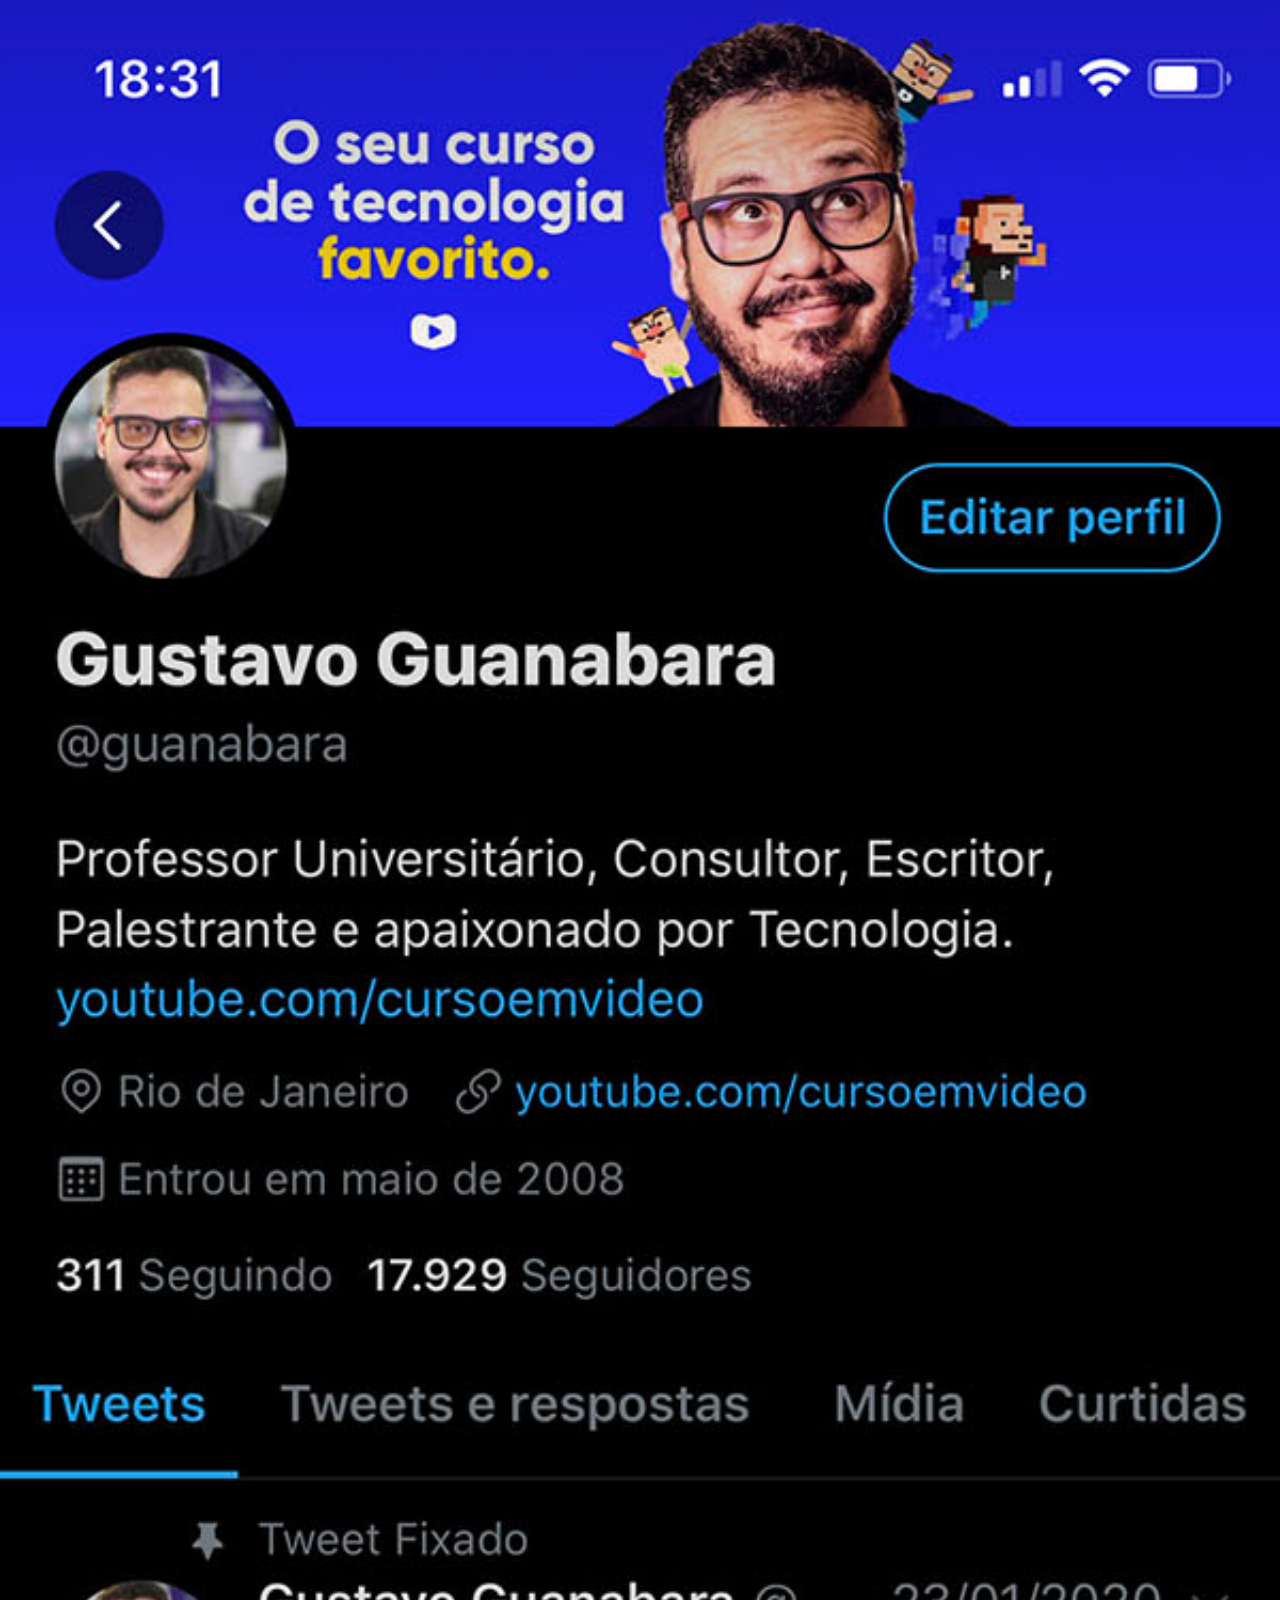
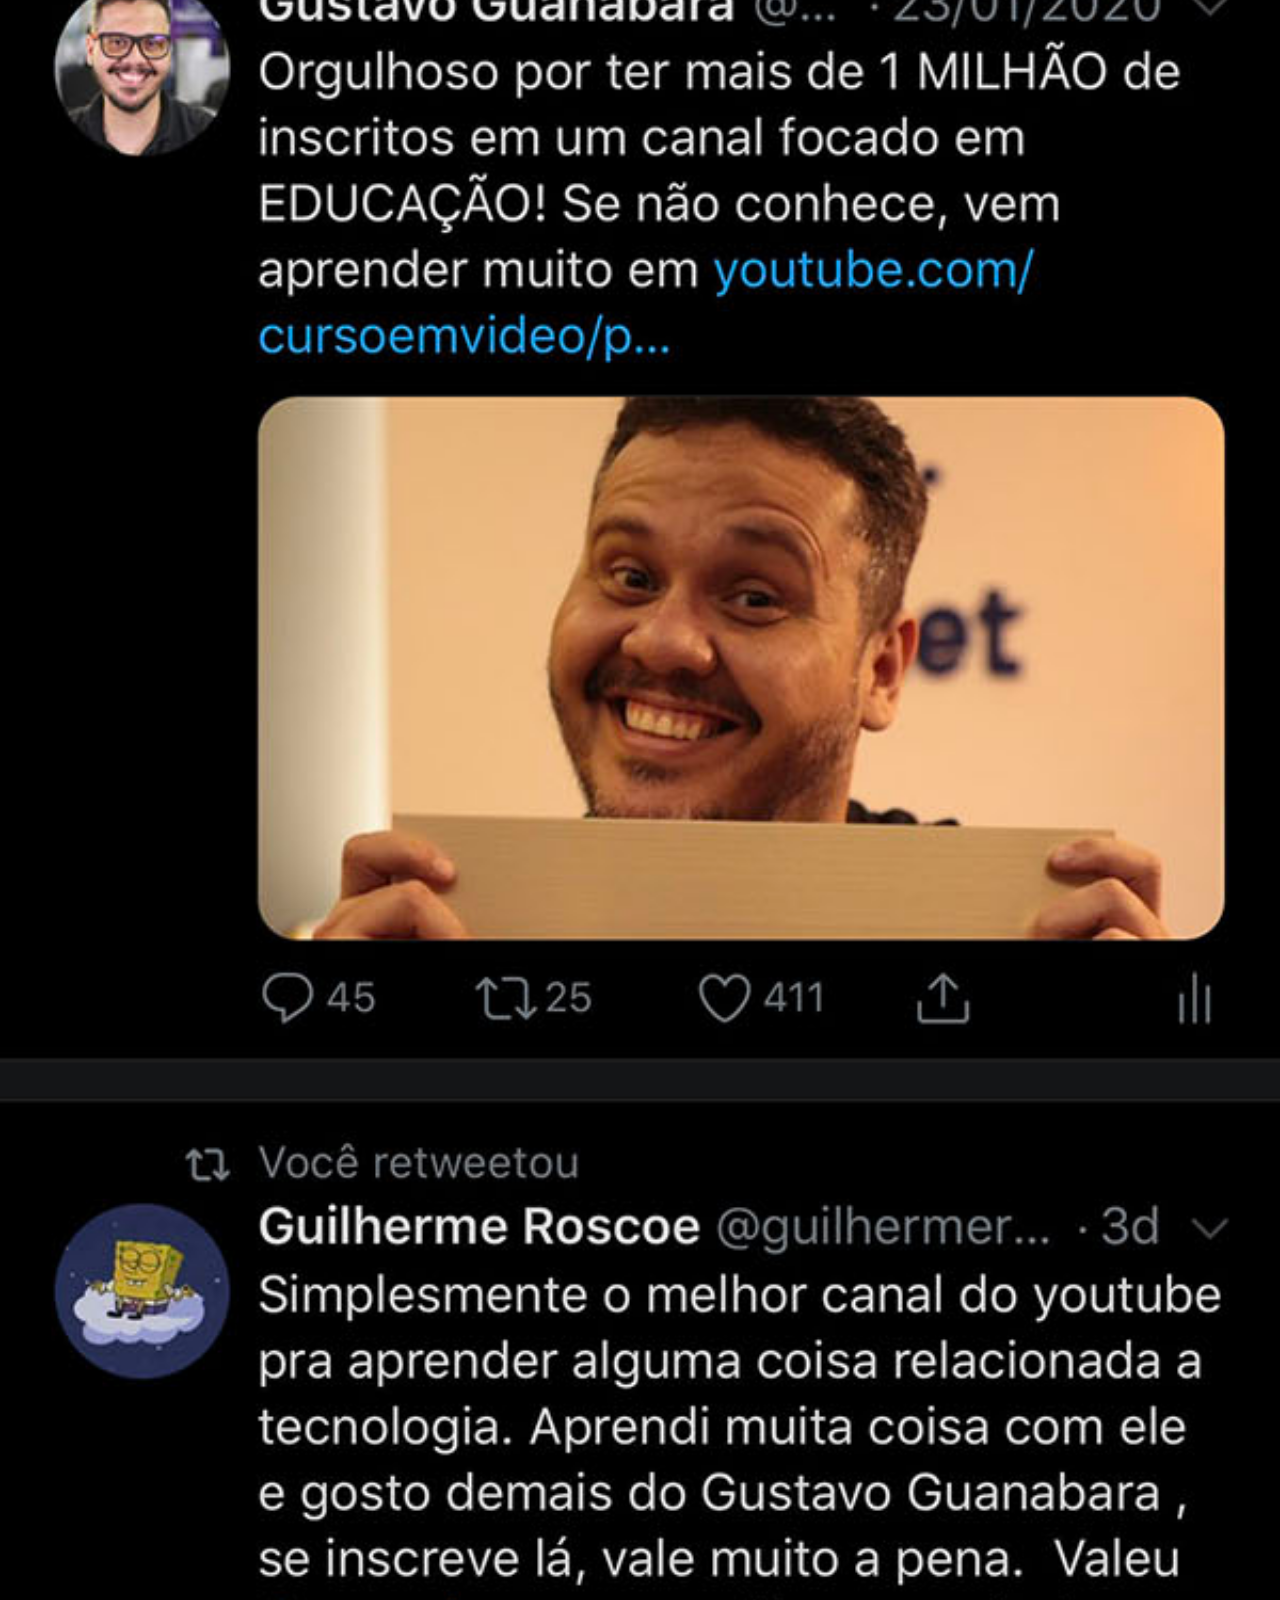
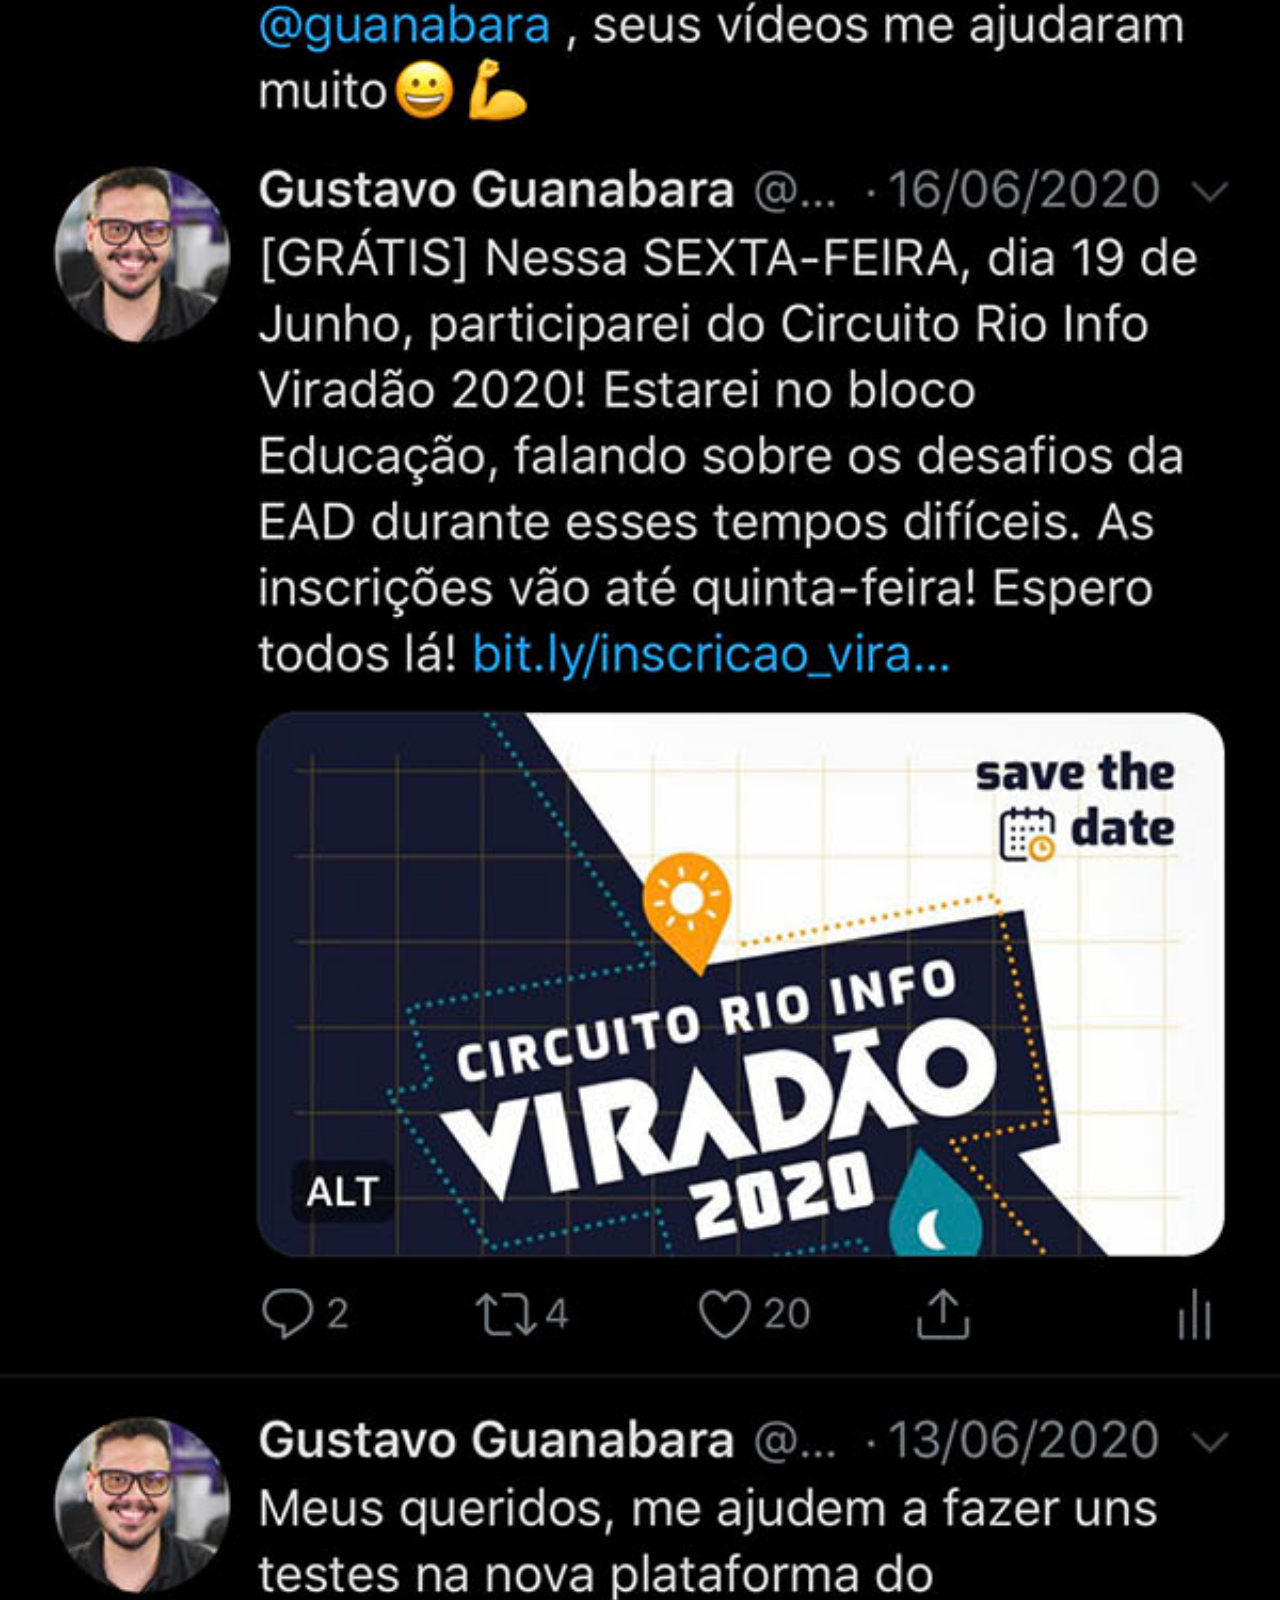
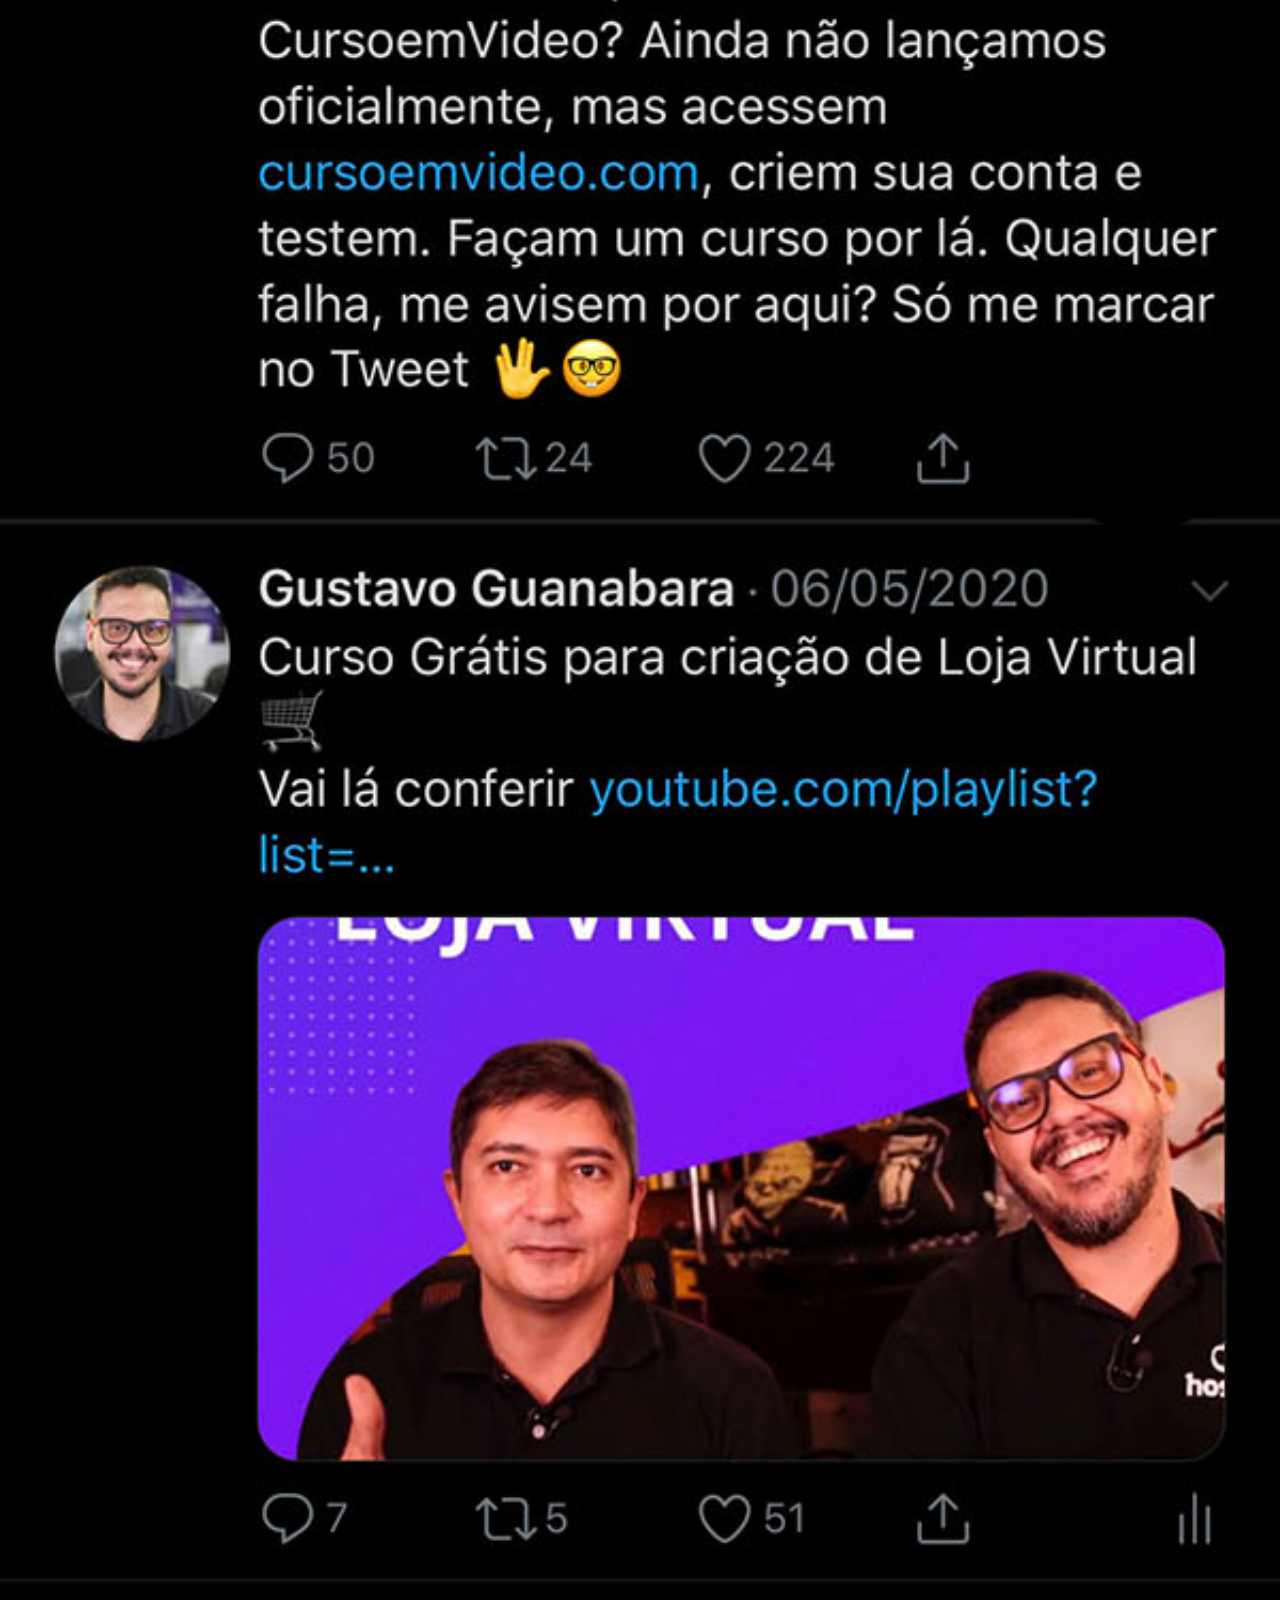
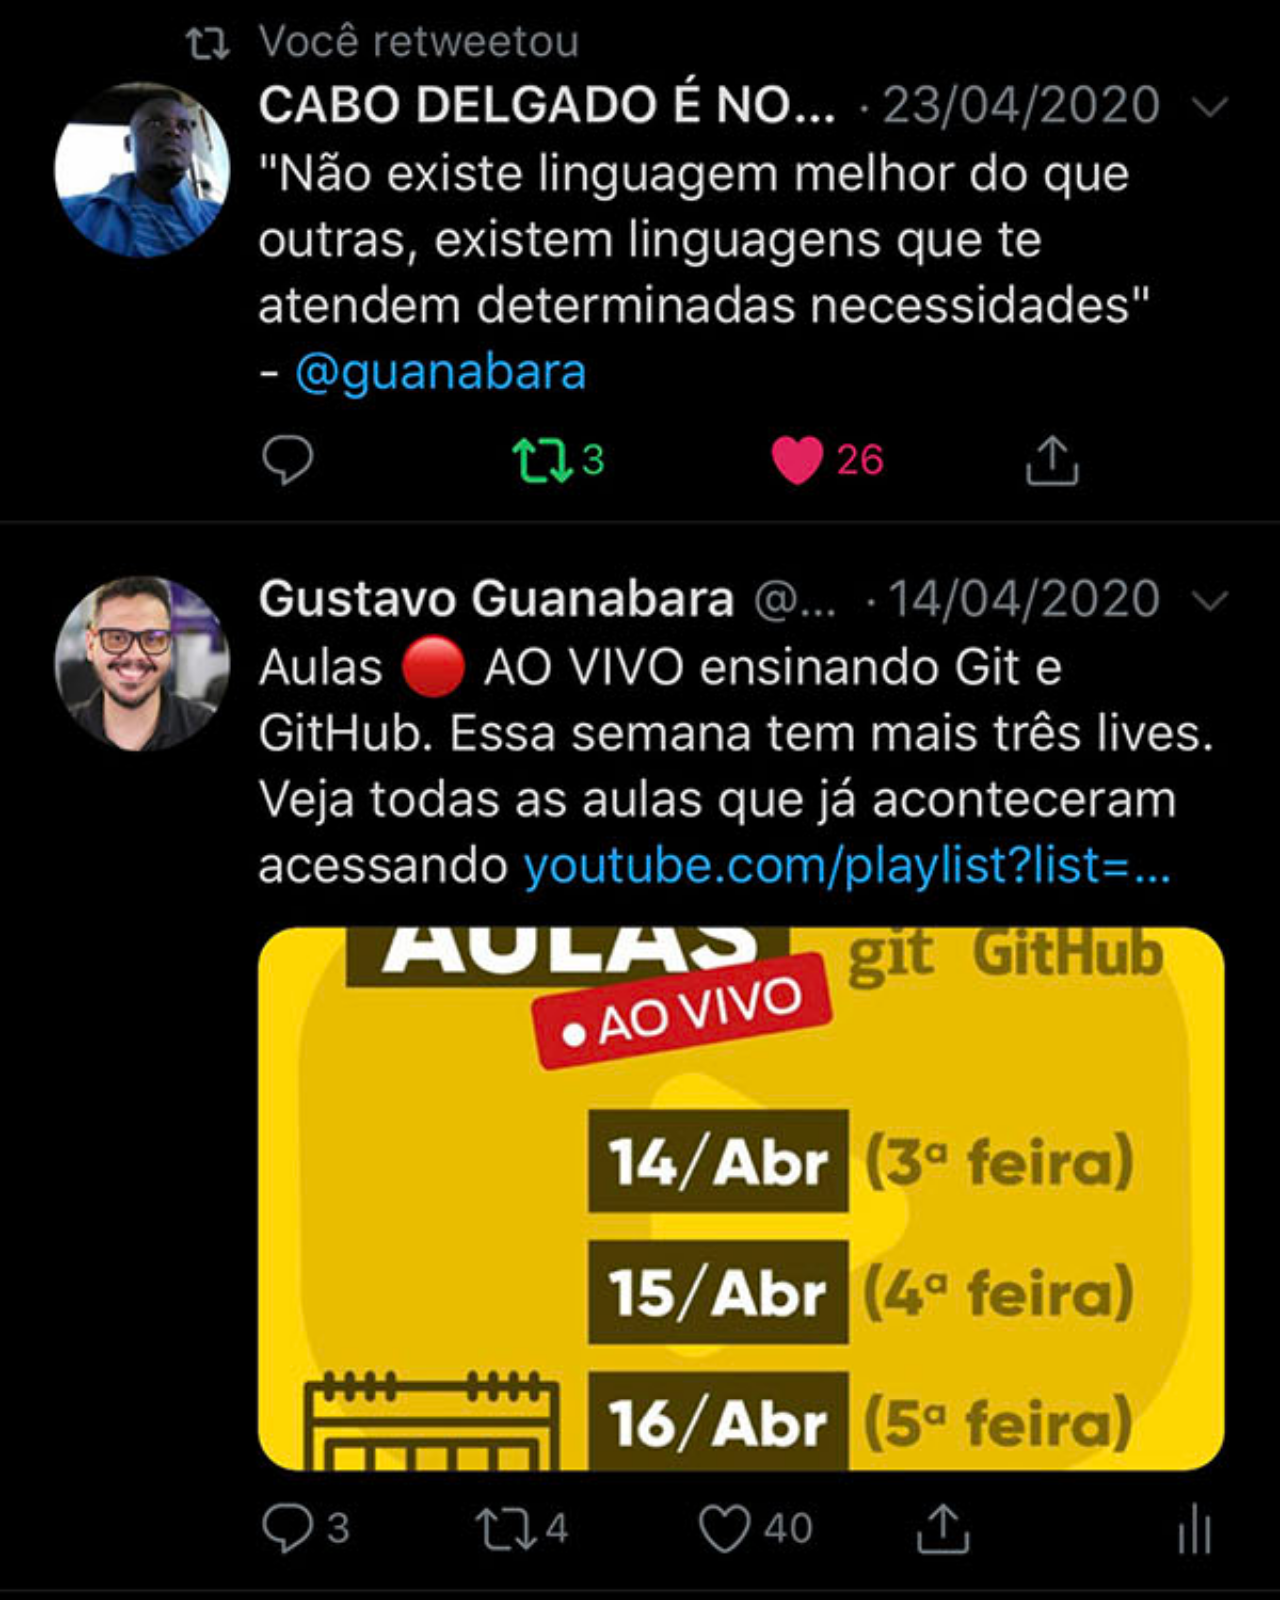
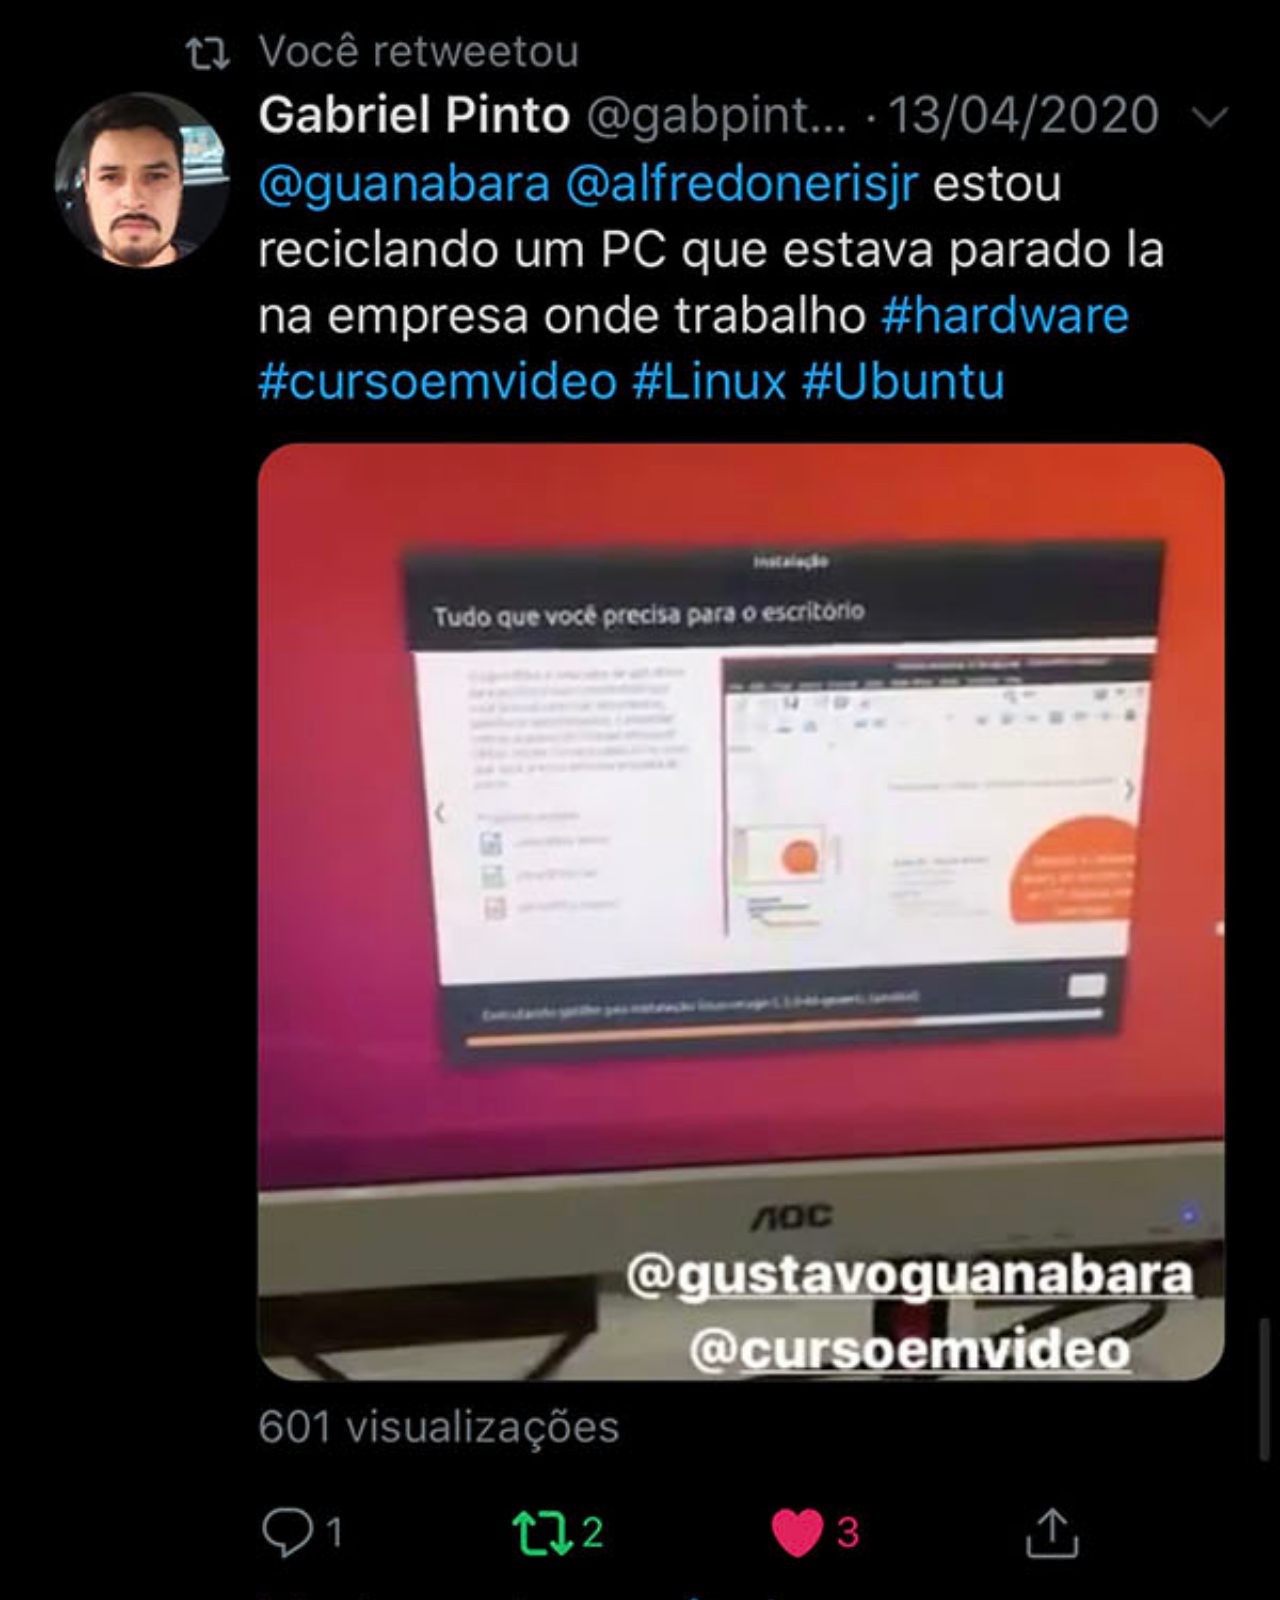
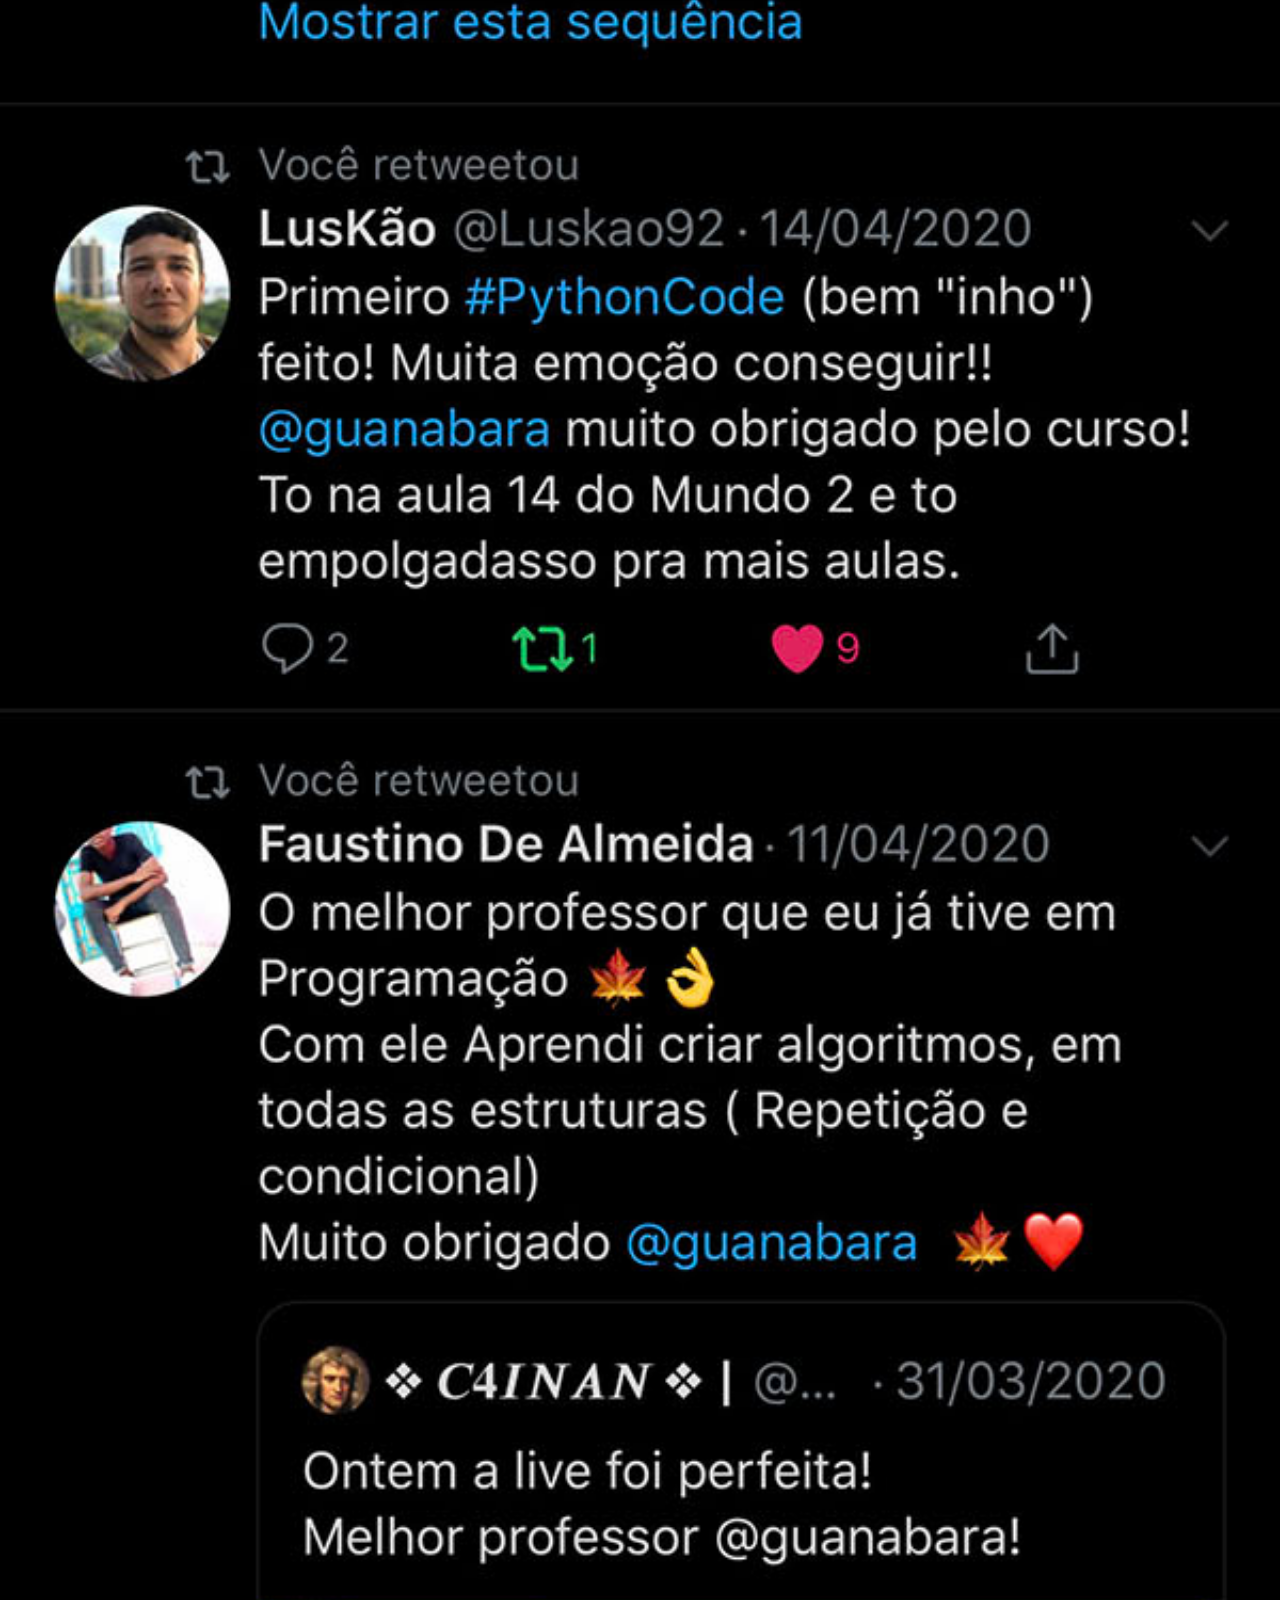
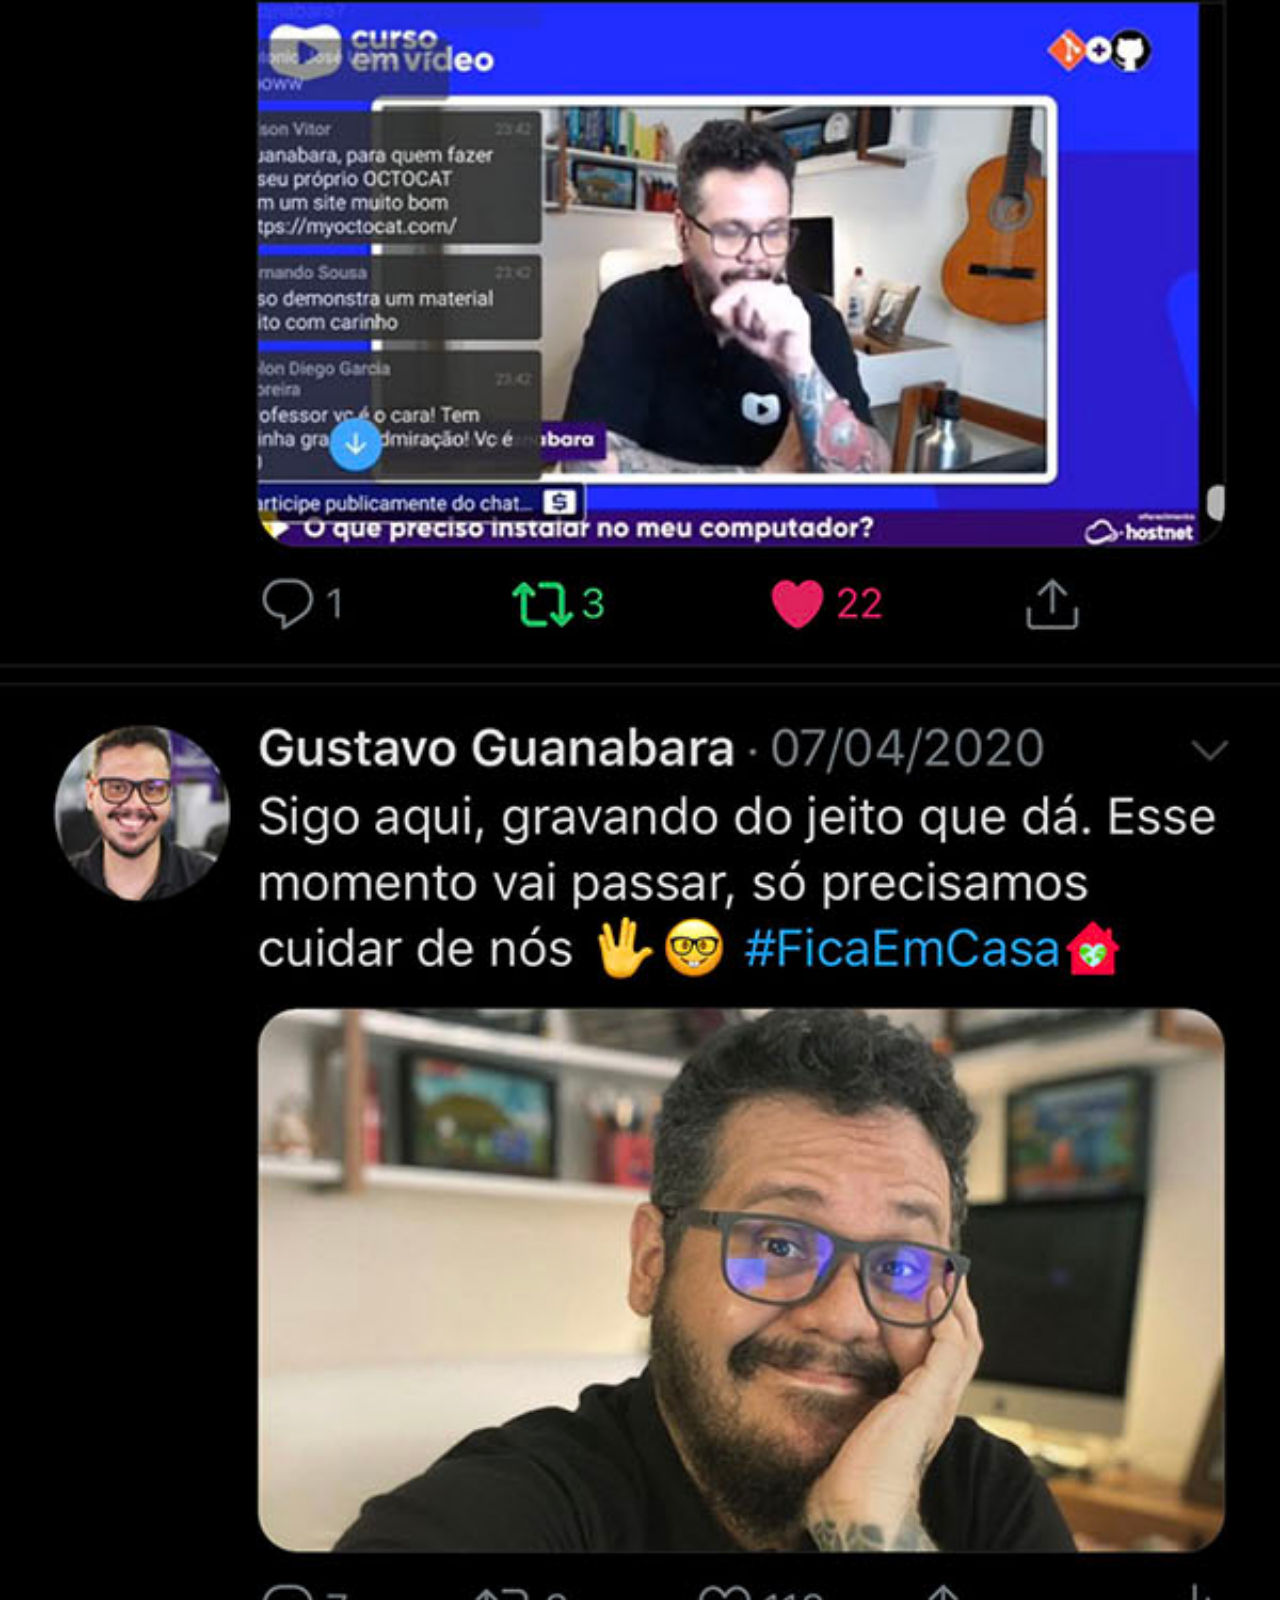
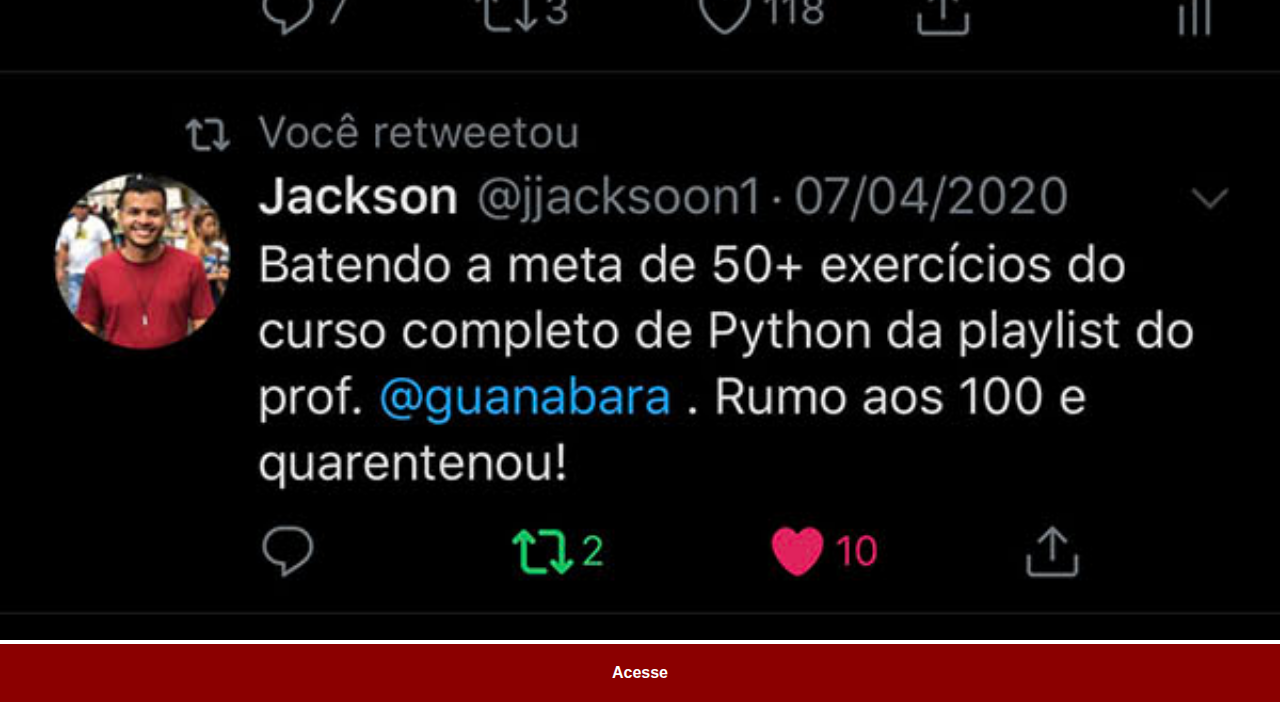
<file: pages/twitter.html>
<!DOCTYPE html>
<html lang="pt-br">
<head>
    <meta charset="UTF-8">
    <meta name="viewport" content="width=device-width, initial-scale=1.0">
    <link rel="stylesheet" href="../estilos/social.css">
    <title>Twitter</title>
    <style>
        
    </style>
</head>
<body>
    <img src="../imagens/tela-twitter.jpg" alt="Twitter">
    <a href="https://twitter.com/guanabara" target="_blank">Acesse</a>
</body>
</html>
</file>
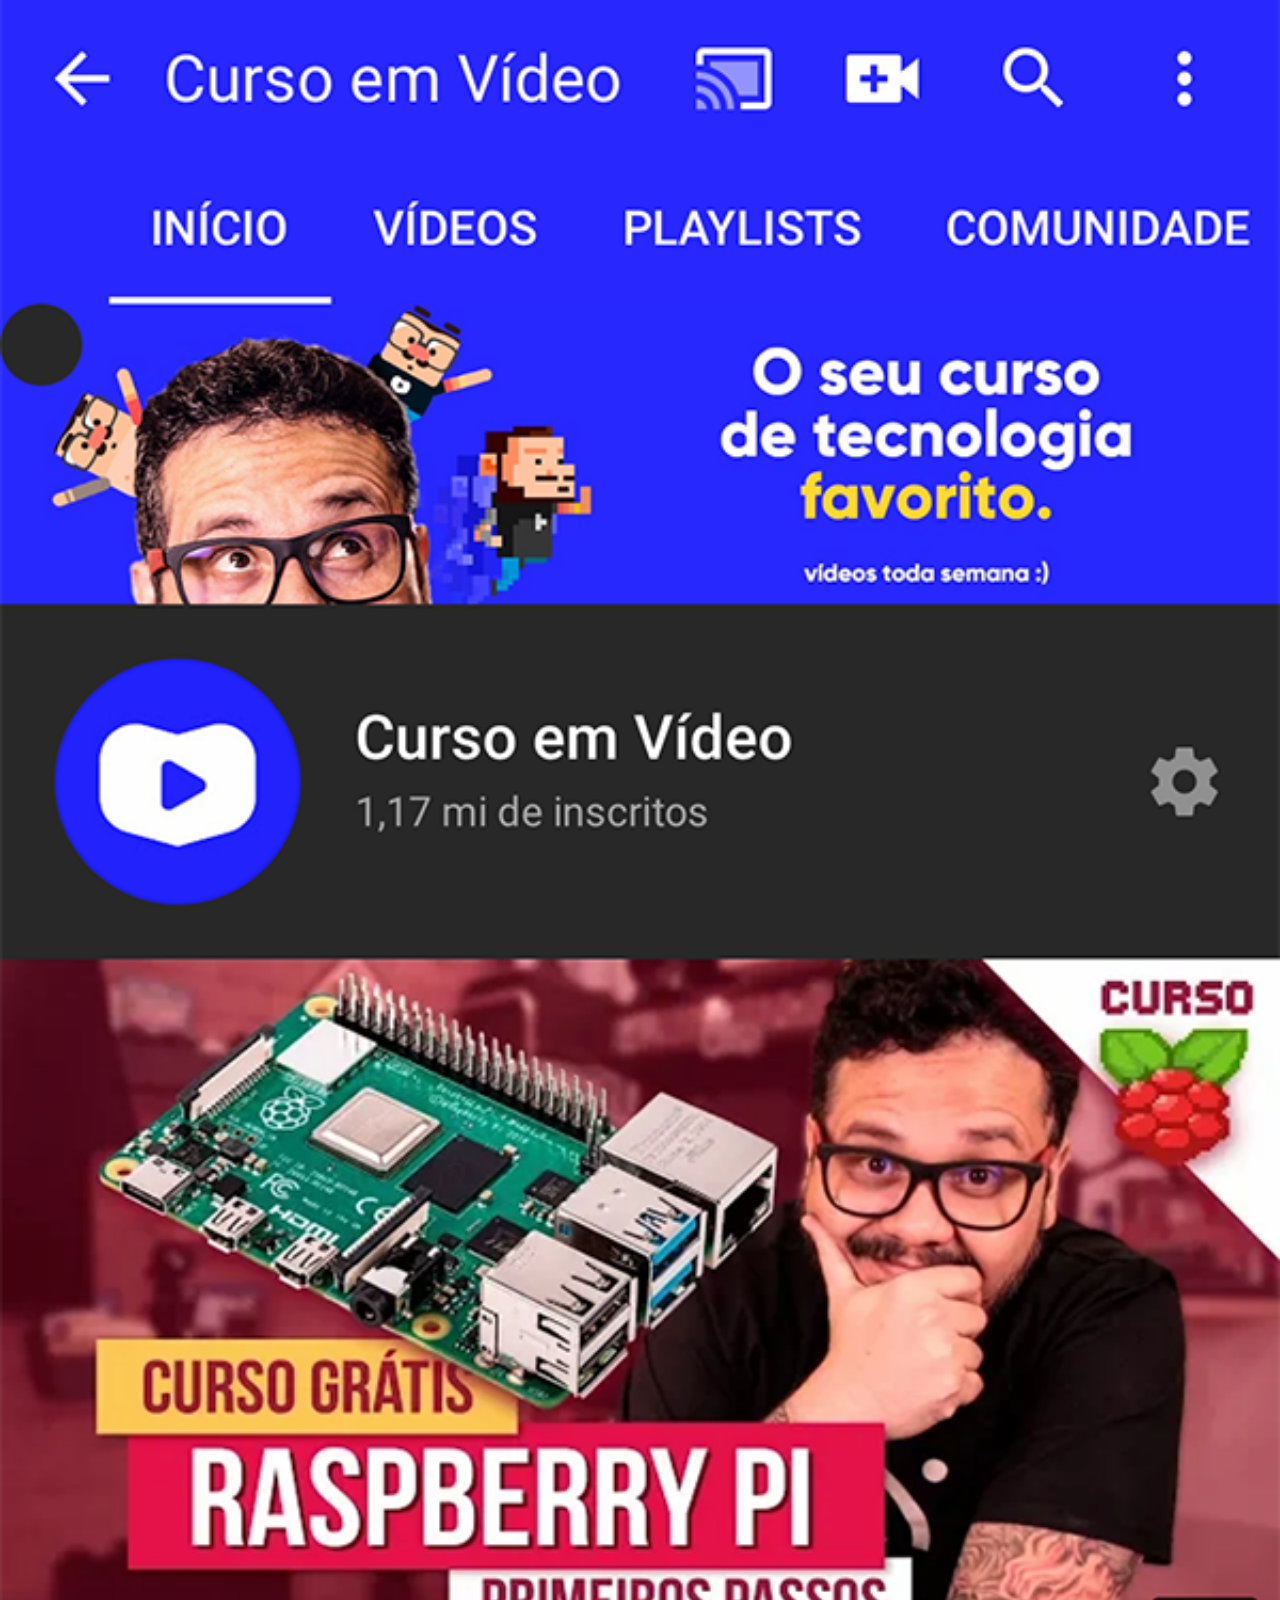
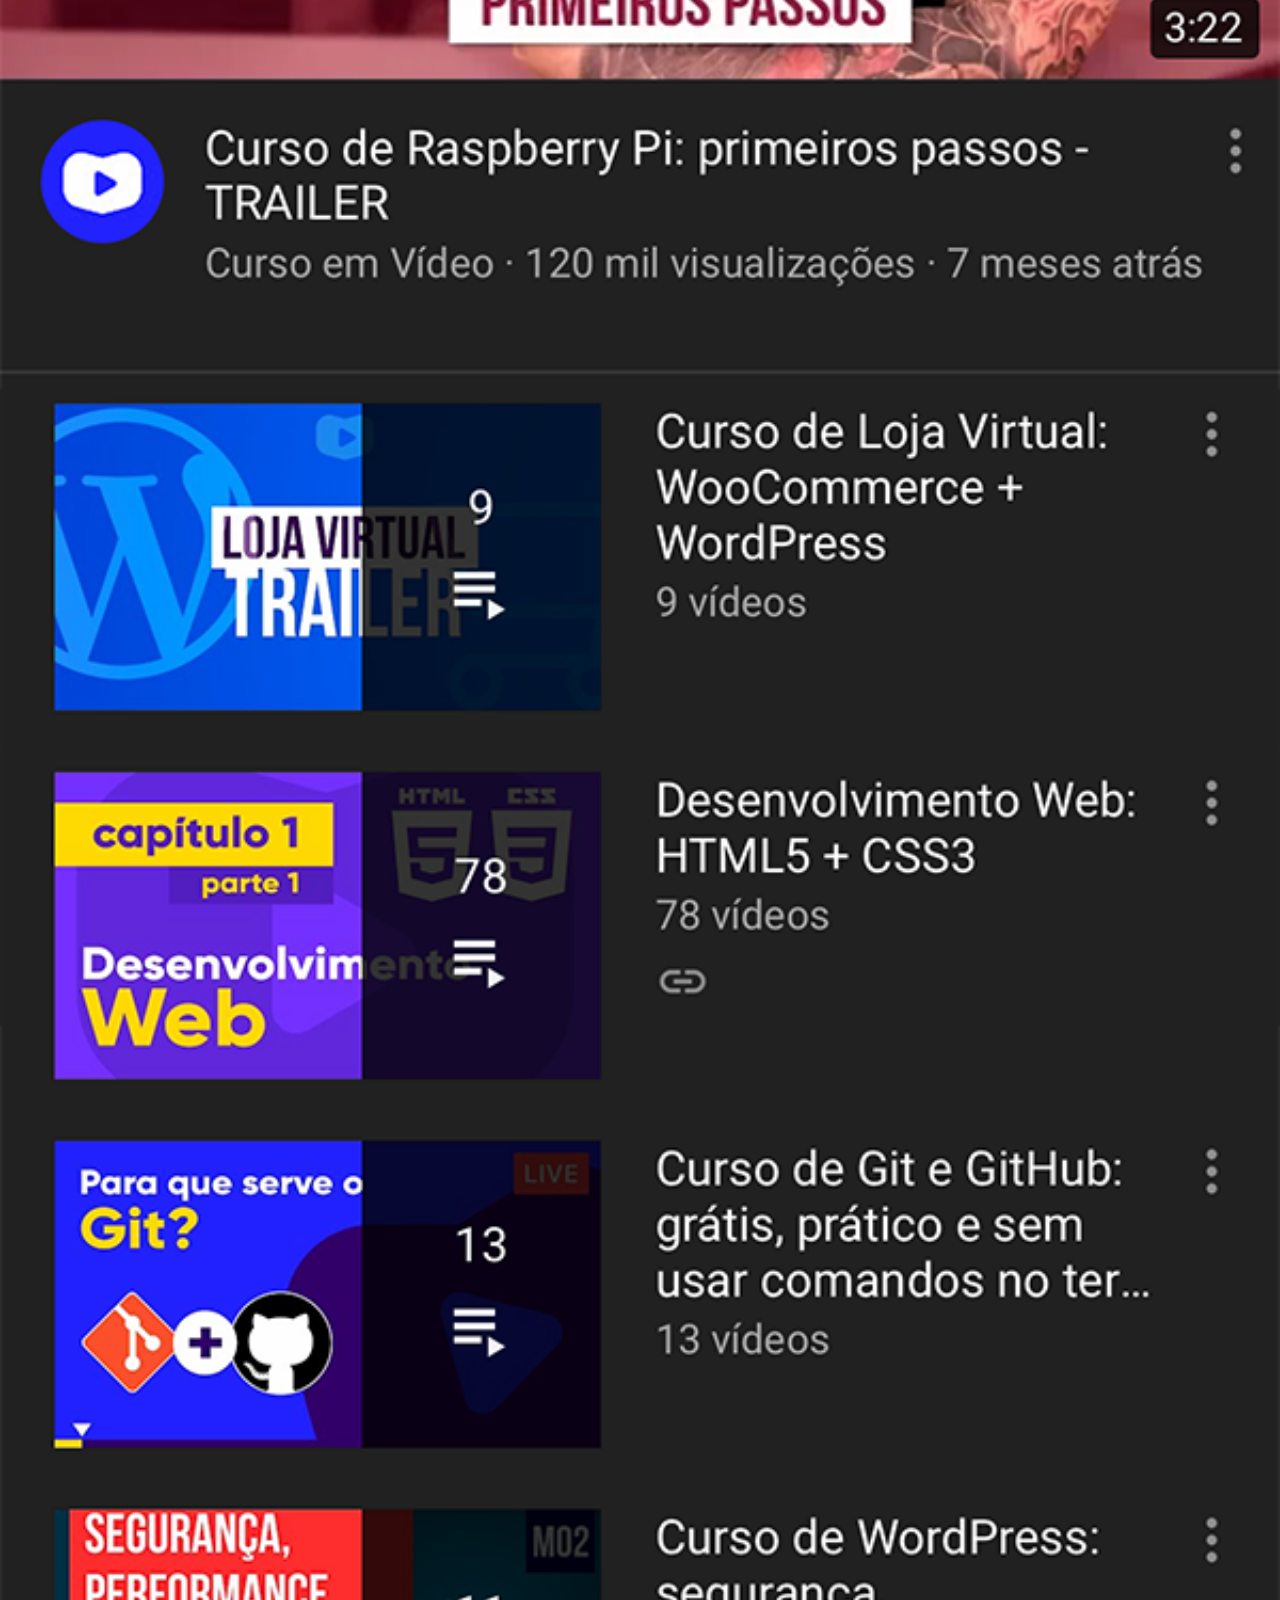
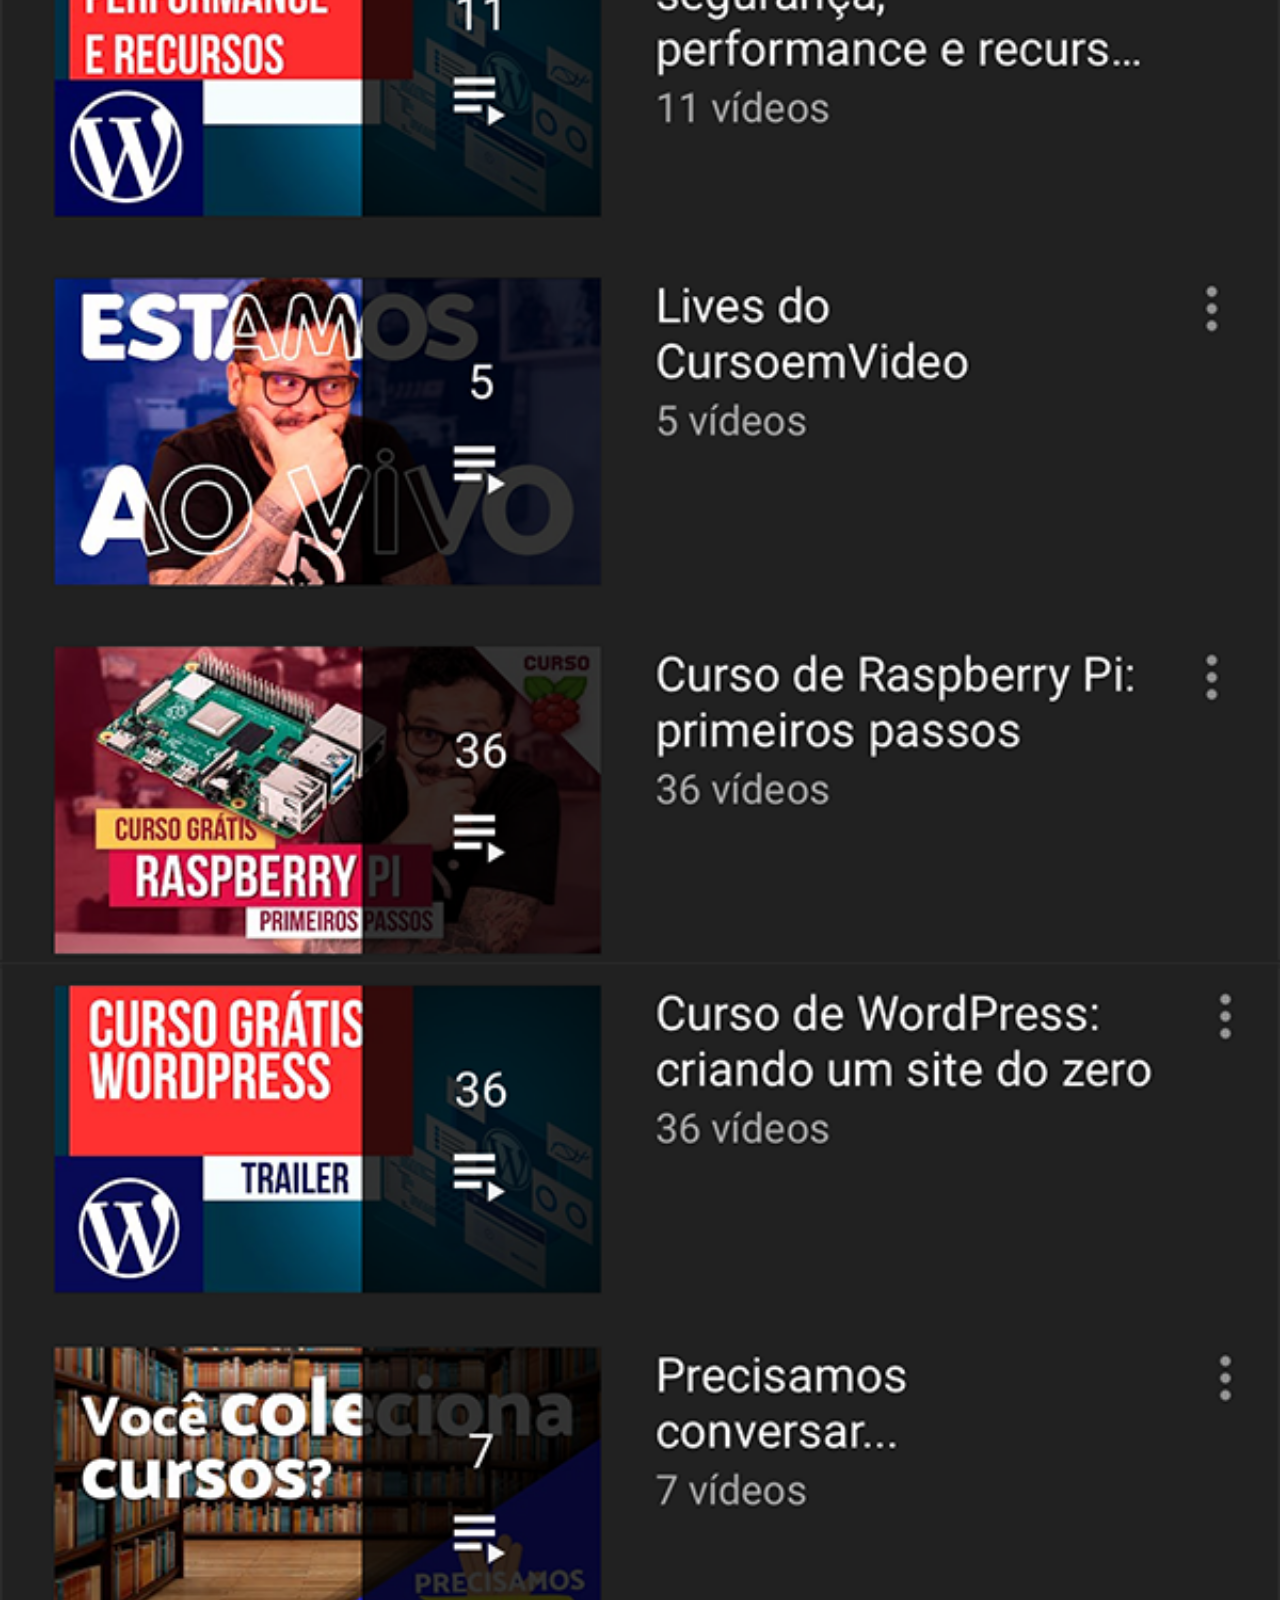
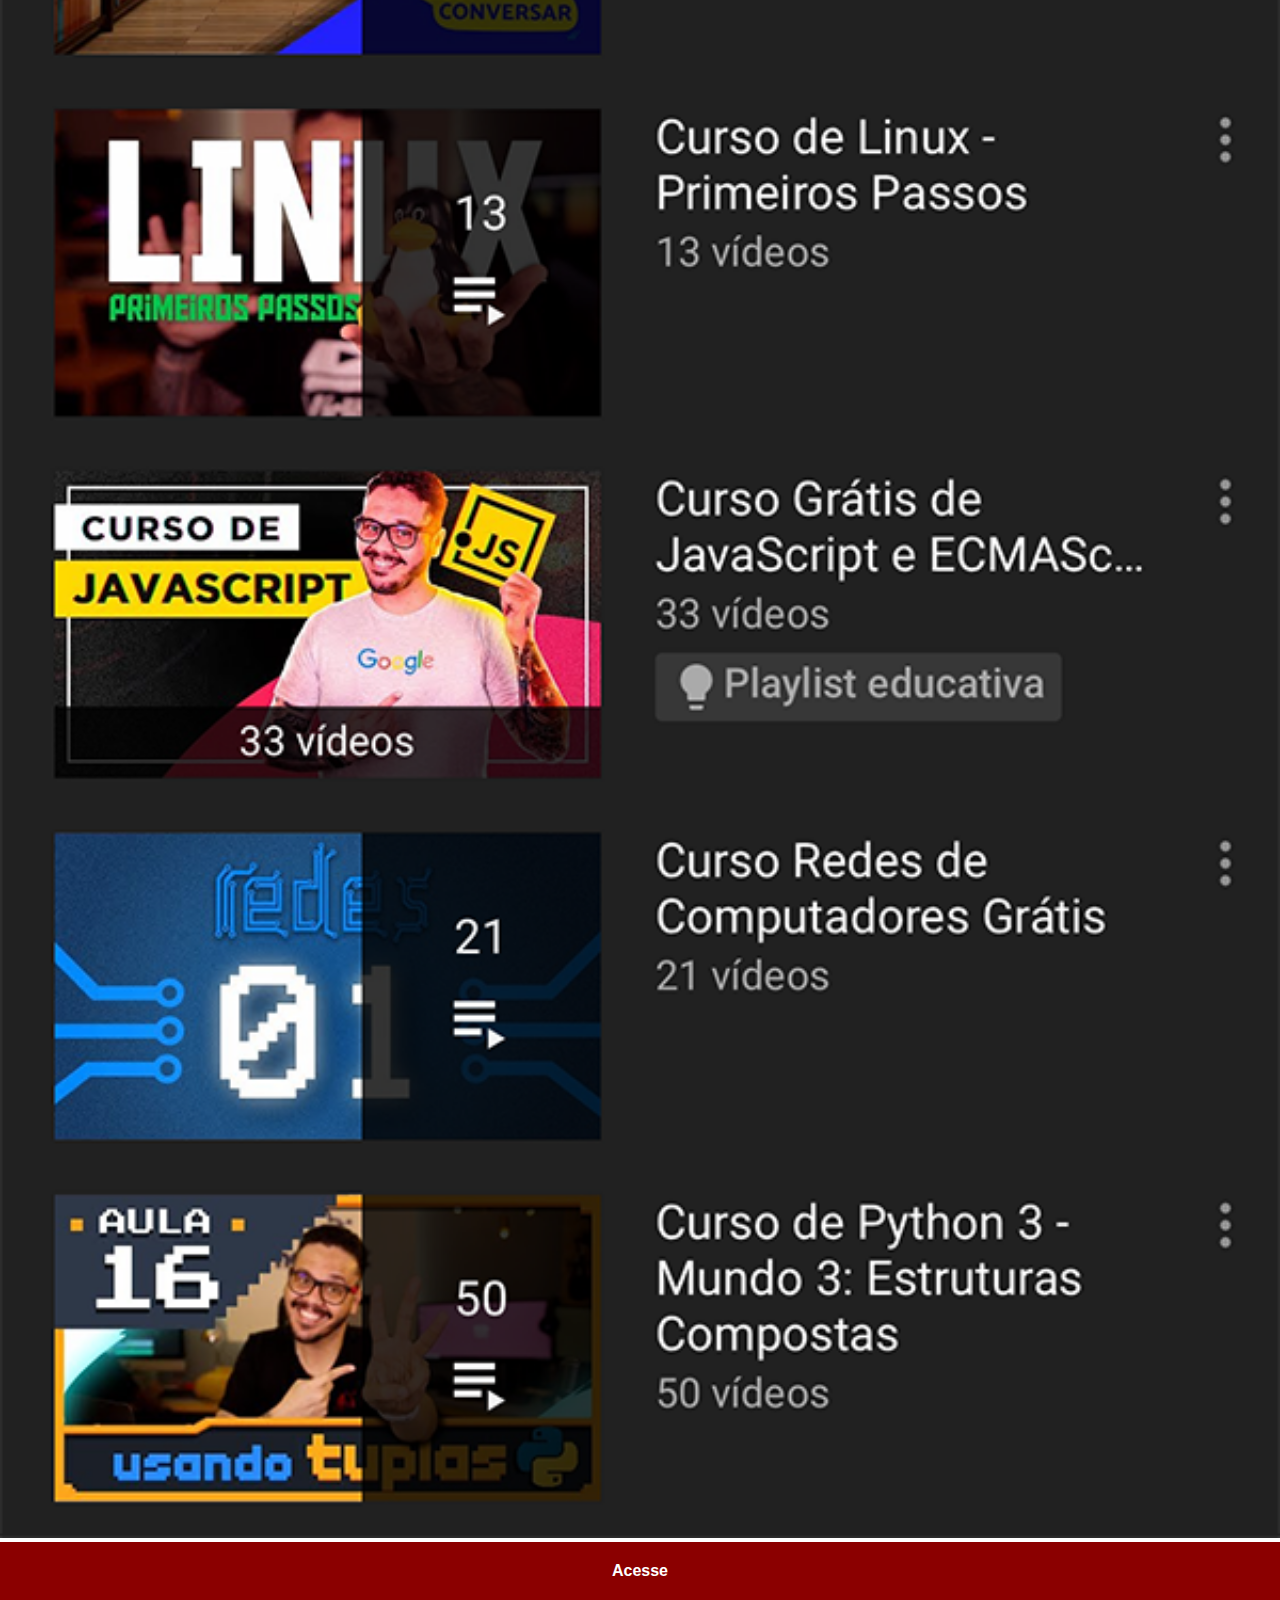
<file: pages/youtube.html>
<!DOCTYPE html>
<html lang="pt-br">
<head>
    <meta charset="UTF-8">
    <meta name="viewport" content="width=device-width, initial-scale=1.0">
    <link rel="stylesheet" href="../estilos/social.css">
    <title>Youtube</title>
    <style>
        
    </style>
</head>
<body>
    <img src="../imagens/tela-youtube.png" alt="Youtube">
    <a href="https://www.youtube.com/@CursoemVideo" target="_blank">Acesse</a>
</body>
</html>
</file>
<file: estilos/style.css>
@charset "UTF-8";

* {
    margin: 0px;
    padding: 0px;
    font-family: Arial, Helvetica, sans-serif;
}

html, body {
    height: 100vh;
    width: 100vw;
    background-color: black;
}

body {
    background: url('../imagens/fundo-madeira.jpg') no-repeat top center;
    background-size: cover;
    background-attachment: fixed;
}

main {
    position: relative;
    height: 100vh;
}

section#telefone {
    position: absolute;
    top: 50%;
    left: 50%;
    transform: translate(-50%, -50%);
    height: 470px;
    width: 233px;
    background: url('../imagens/frame-iphone-g.png') no-repeat;
}

iframe#tela {
    position: relative;
    top: 59px;
    left: 16px;
    width: 202px;
    height: 355px;
}

section#redes-sociais {
    text-align: right;
    padding-right: 5px;
}

section#redes-sociais img {
    width: 50px;
    margin: 5px;
    border-radius: 50%;
    box-shadow: 2px 2px 5px rgba(0, 0, 0, 0.402);
    box-sizing: border-box;
}

section#redes-sociais img:hover {
    border: 2px solid rgba(255, 255, 255, 0.612);
    transform: translate(-5px);
    box-shadow: 5px 5px 10px rgba(0, 0, 0, 0.607);
    transition: transform 0.2s, border 0.2s;
}
</file>
<file: estilos/social.css>
@charset "UTF-8";

* {
    margin: 0px;
    padding: 0px;
    font-family: Arial, Helvetica, sans-serif;
}

::-webkit-scrollbar {
    width: 0px;
    height: 0px;
}
img {
    width: 100vw;
}

a {
    display: block;
    background-color: darkred;
    color: white;
    padding: 20px;
    text-align: center;
    font-weight: bold;
    text-decoration: none;
}

a:hover {
    background-color: red;
}
</file>
